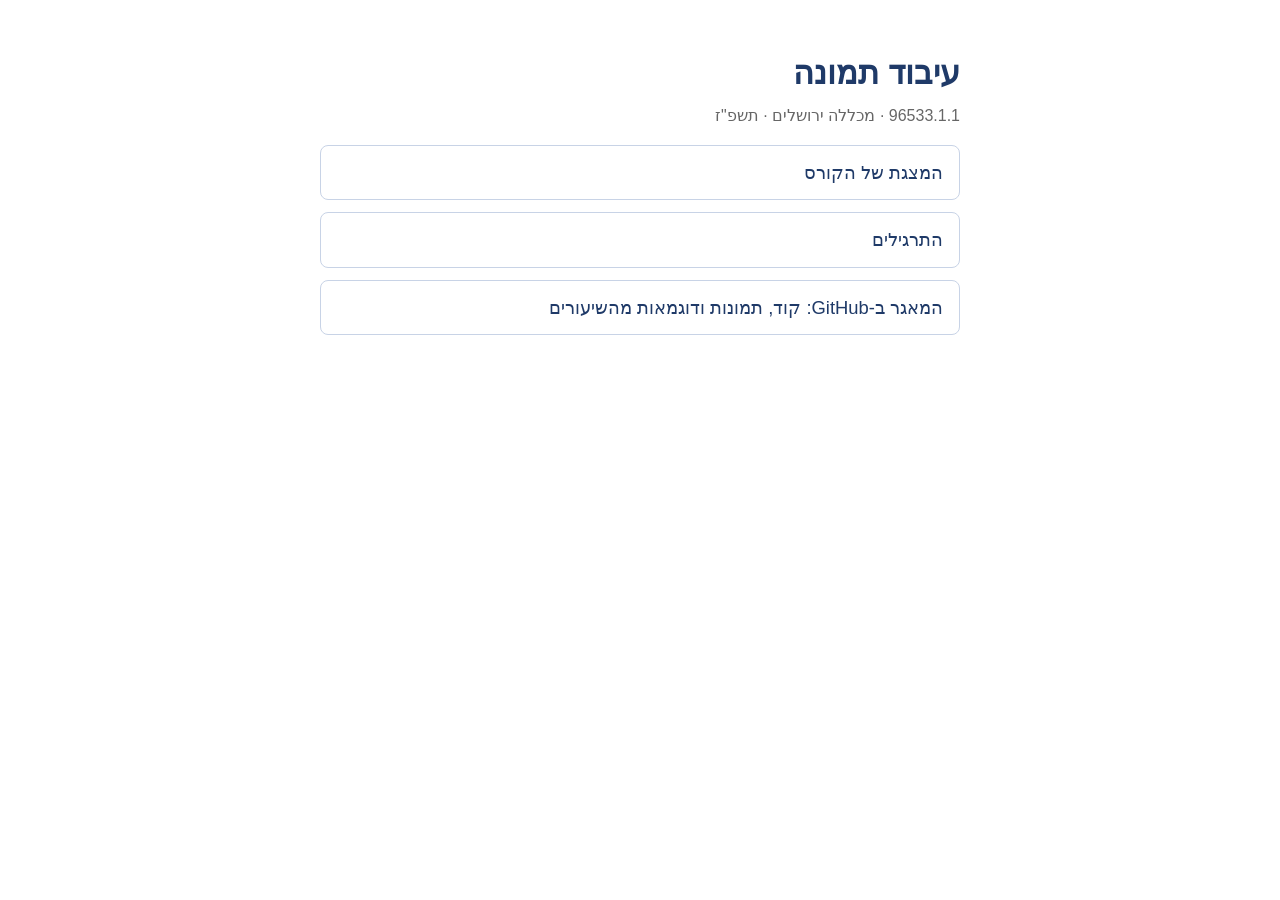
<file: index.html>
<!doctype html>
<html lang="he" dir="rtl">
<head>
<meta charset="utf-8">
<meta name="viewport" content="width=device-width, initial-scale=1">
<title>עיבוד תמונה – 96533.1.1</title>
<style>
  body {
    font-family: "Segoe UI", Arial, sans-serif;
    max-width: 640px;
    margin: 48px auto;
    padding: 0 16px;
    line-height: 1.6;
    color: #222;
    background: #fff;
  }
  h1 { color: #1f3a68; margin-bottom: 4px; }
  .sub { color: #666; margin-top: 0; }
  ul { padding: 0; list-style: none; }
  li { margin: 12px 0; }
  a {
    display: block;
    padding: 12px 16px;
    border: 1px solid #c8d3e6;
    border-radius: 8px;
    color: #1f3a68;
    text-decoration: none;
    font-size: 1.15em;
  }
  a:hover { background: #f0f4fa; }
</style>
</head>
<body>
<h1>עיבוד תמונה</h1>
<p class="sub">96533.1.1 · מכללה ירושלים · תשפ"ז</p>
<ul>
  <li><a href="image-processing-slides.html">המצגת של הקורס</a></li>
  <li><a href="exercises.html">התרגילים</a></li>
  <li><a href="https://github.com/NadavAharoni/Image-Processing-5787">המאגר ב-GitHub: קוד, תמונות ודוגמאות מהשיעורים</a></li>
</ul>
</body>
</html>
</file>
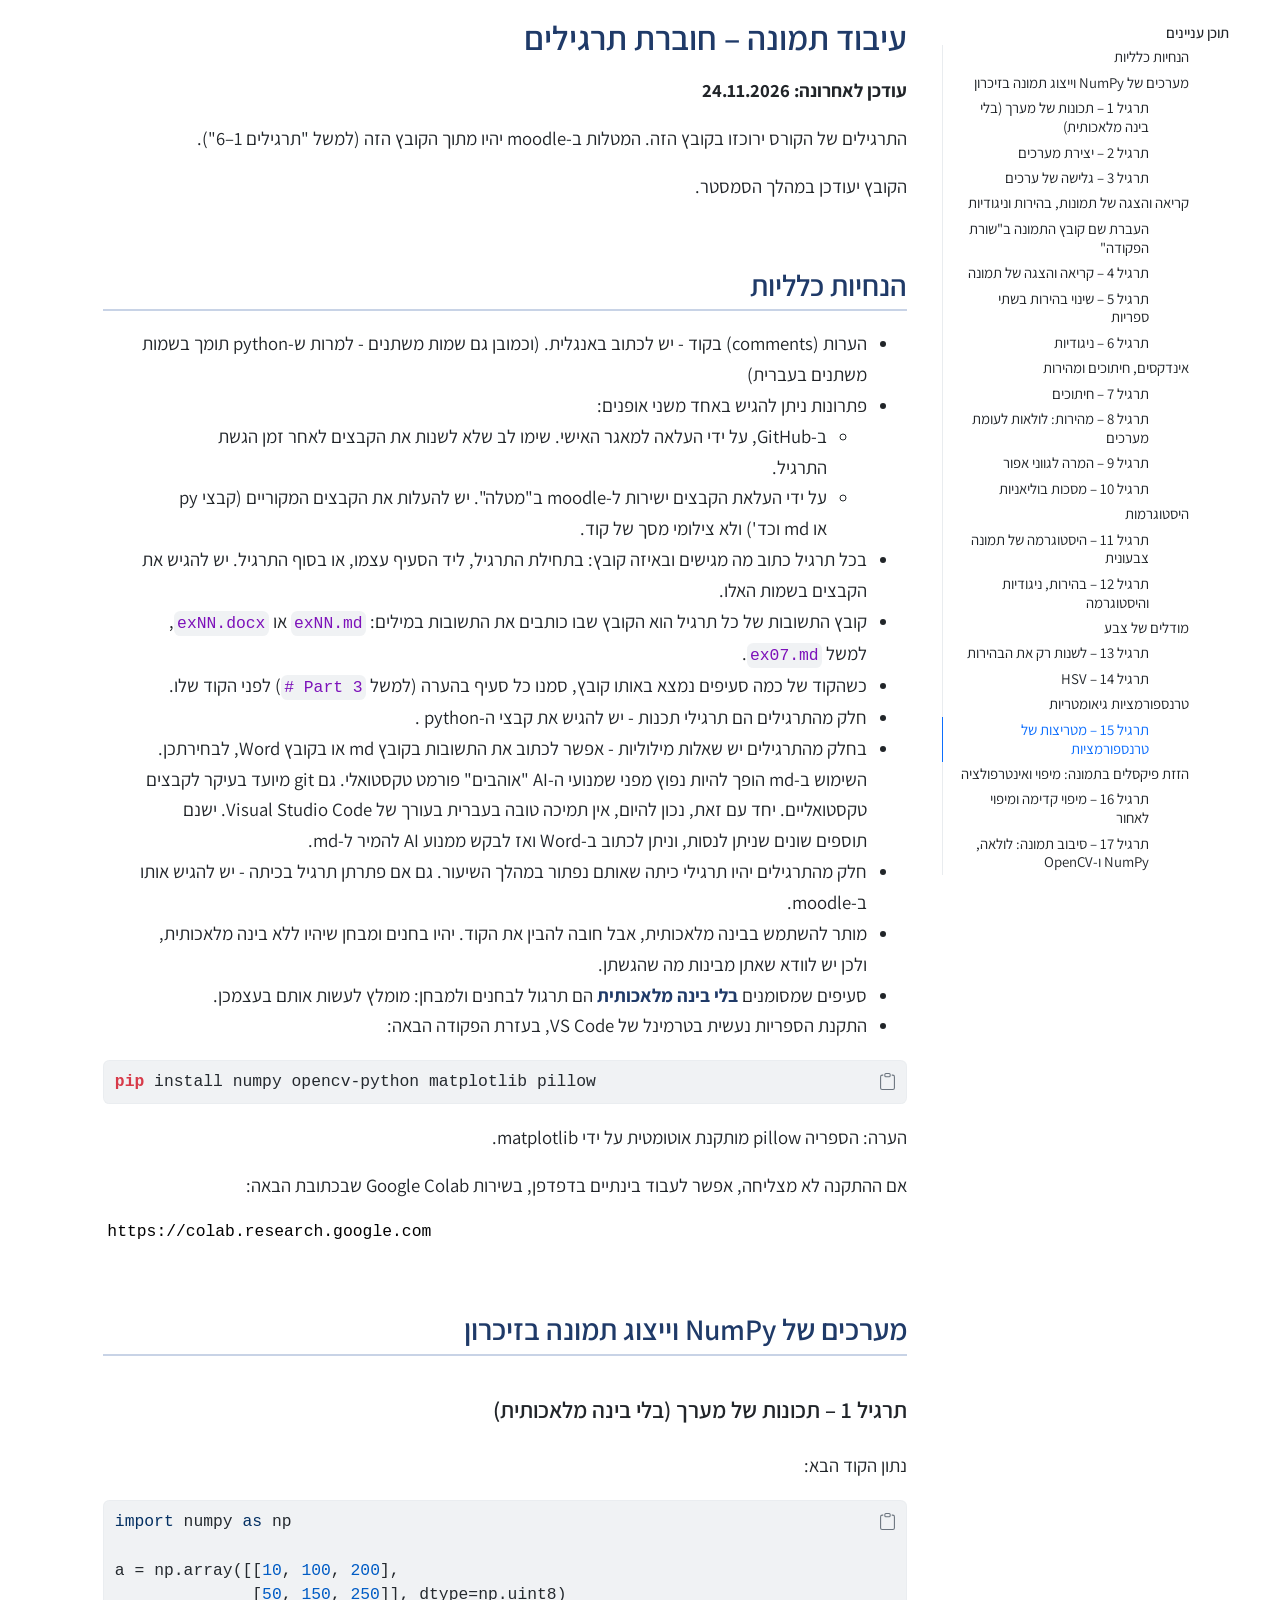
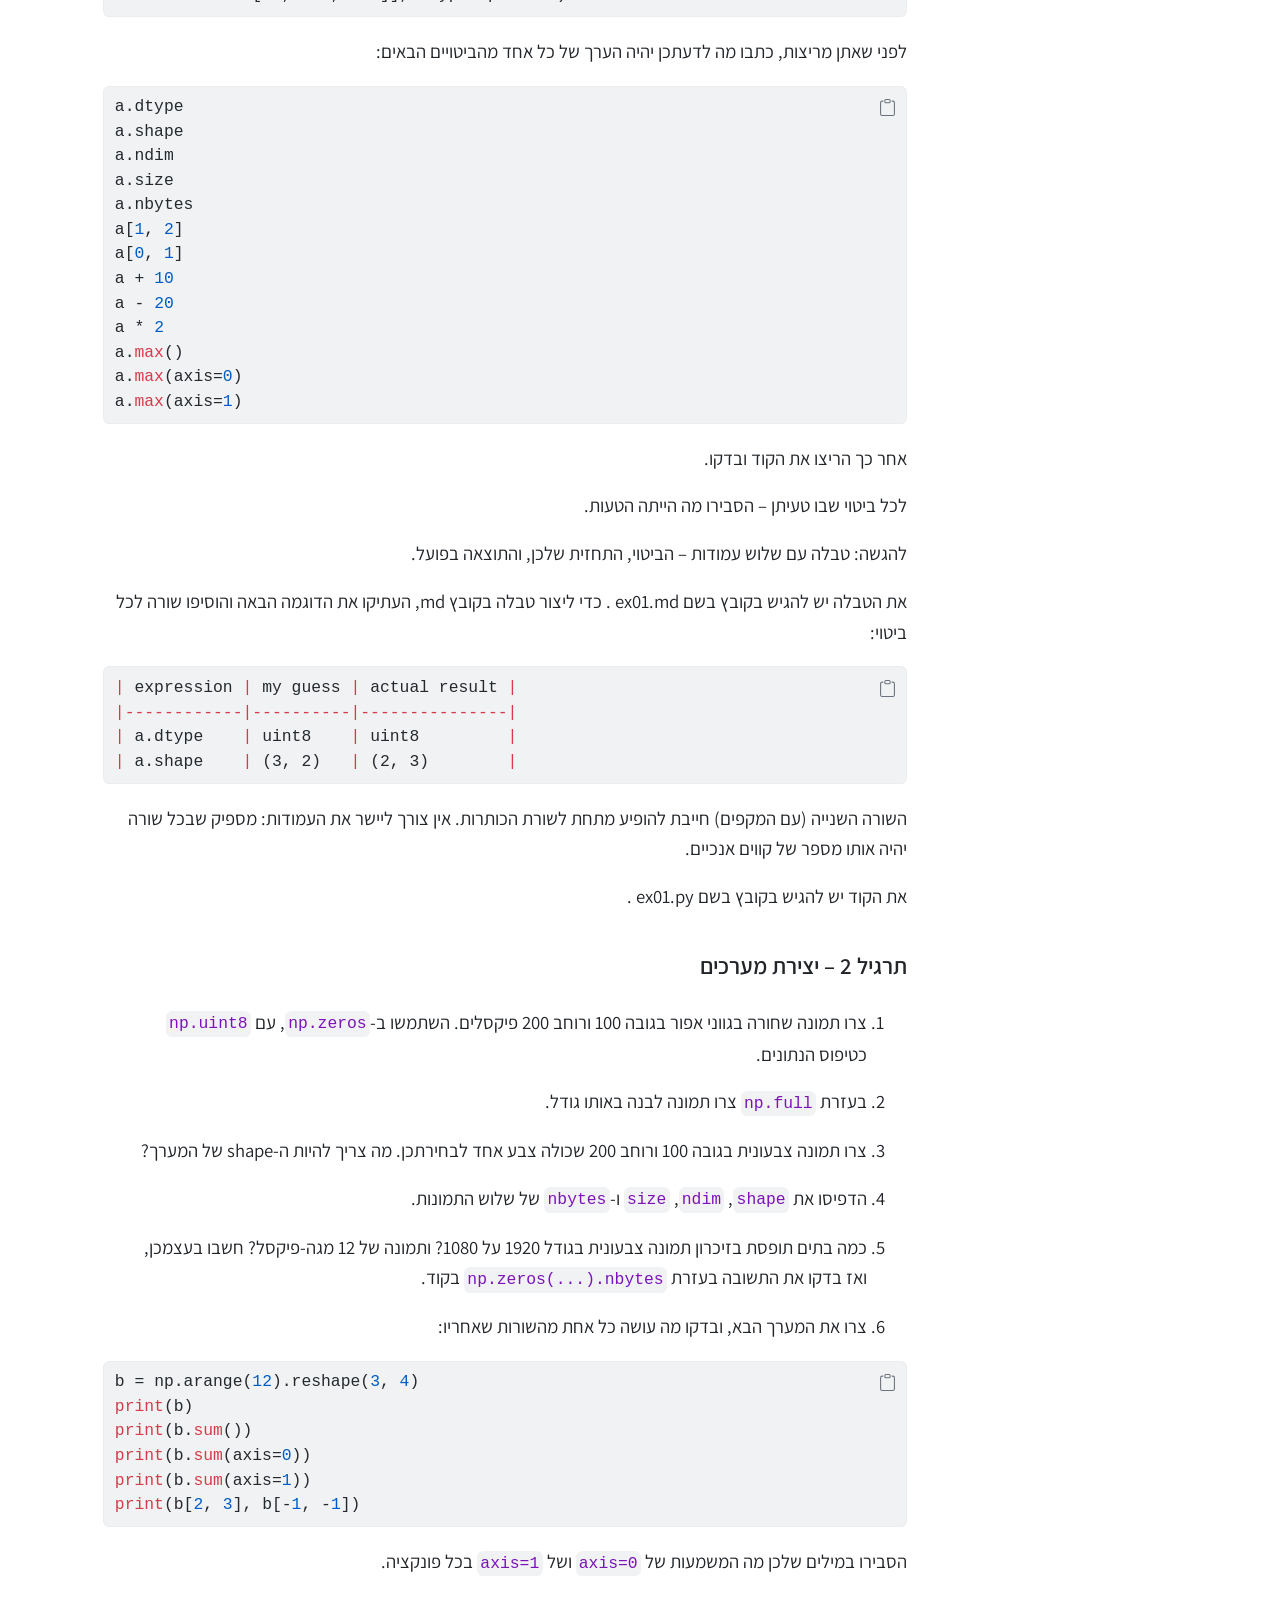
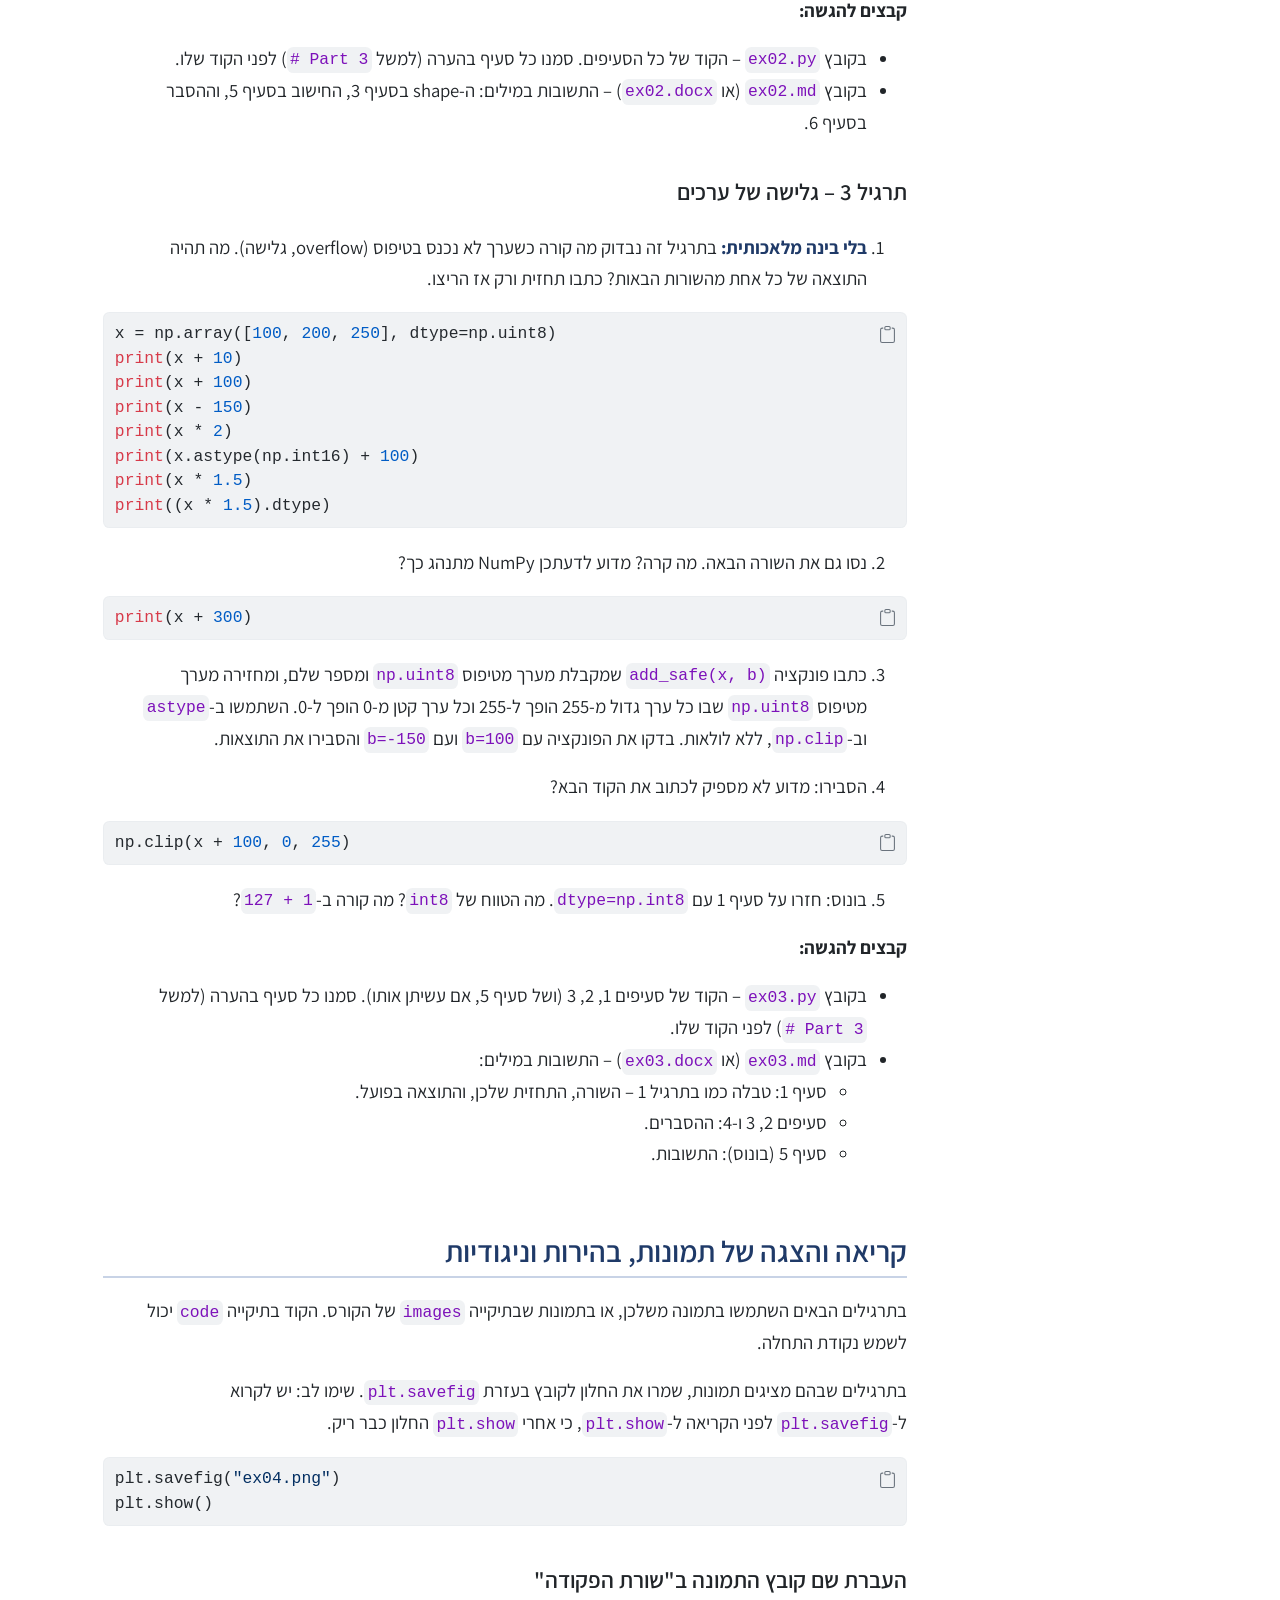
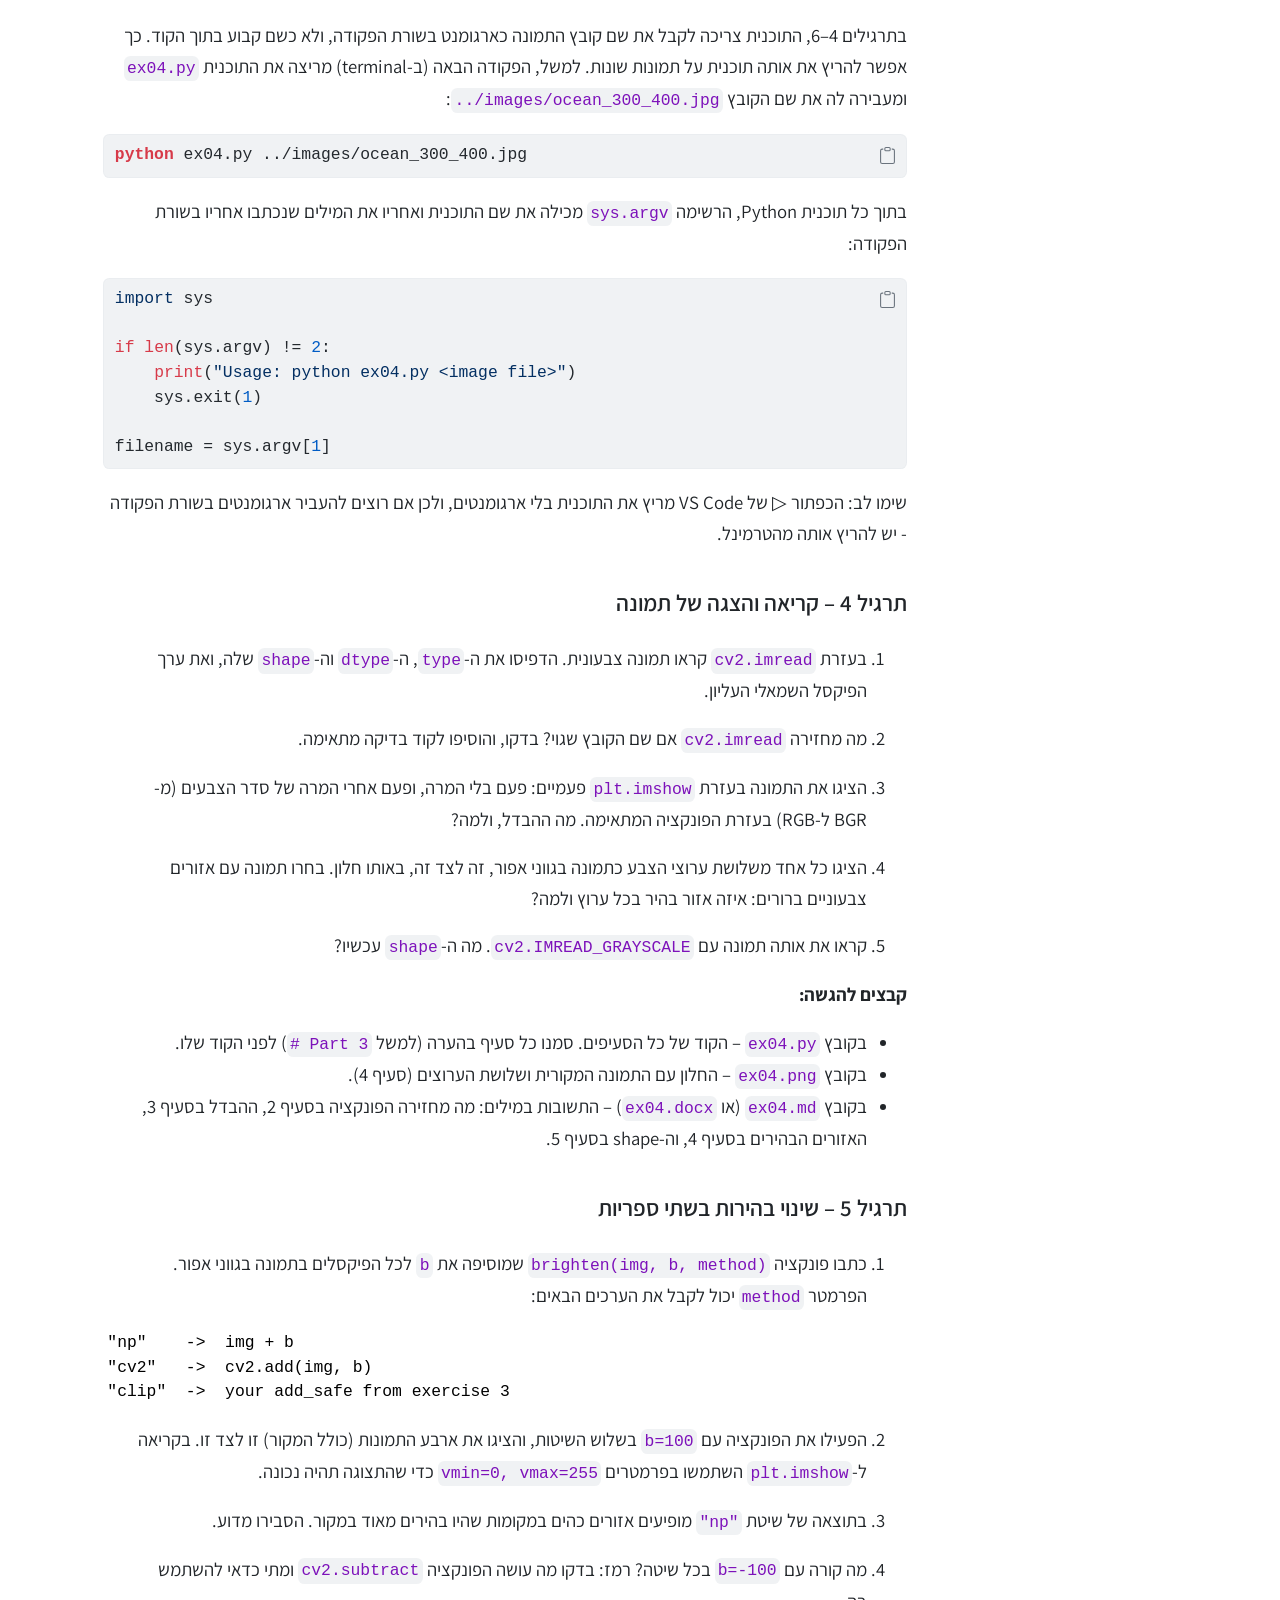
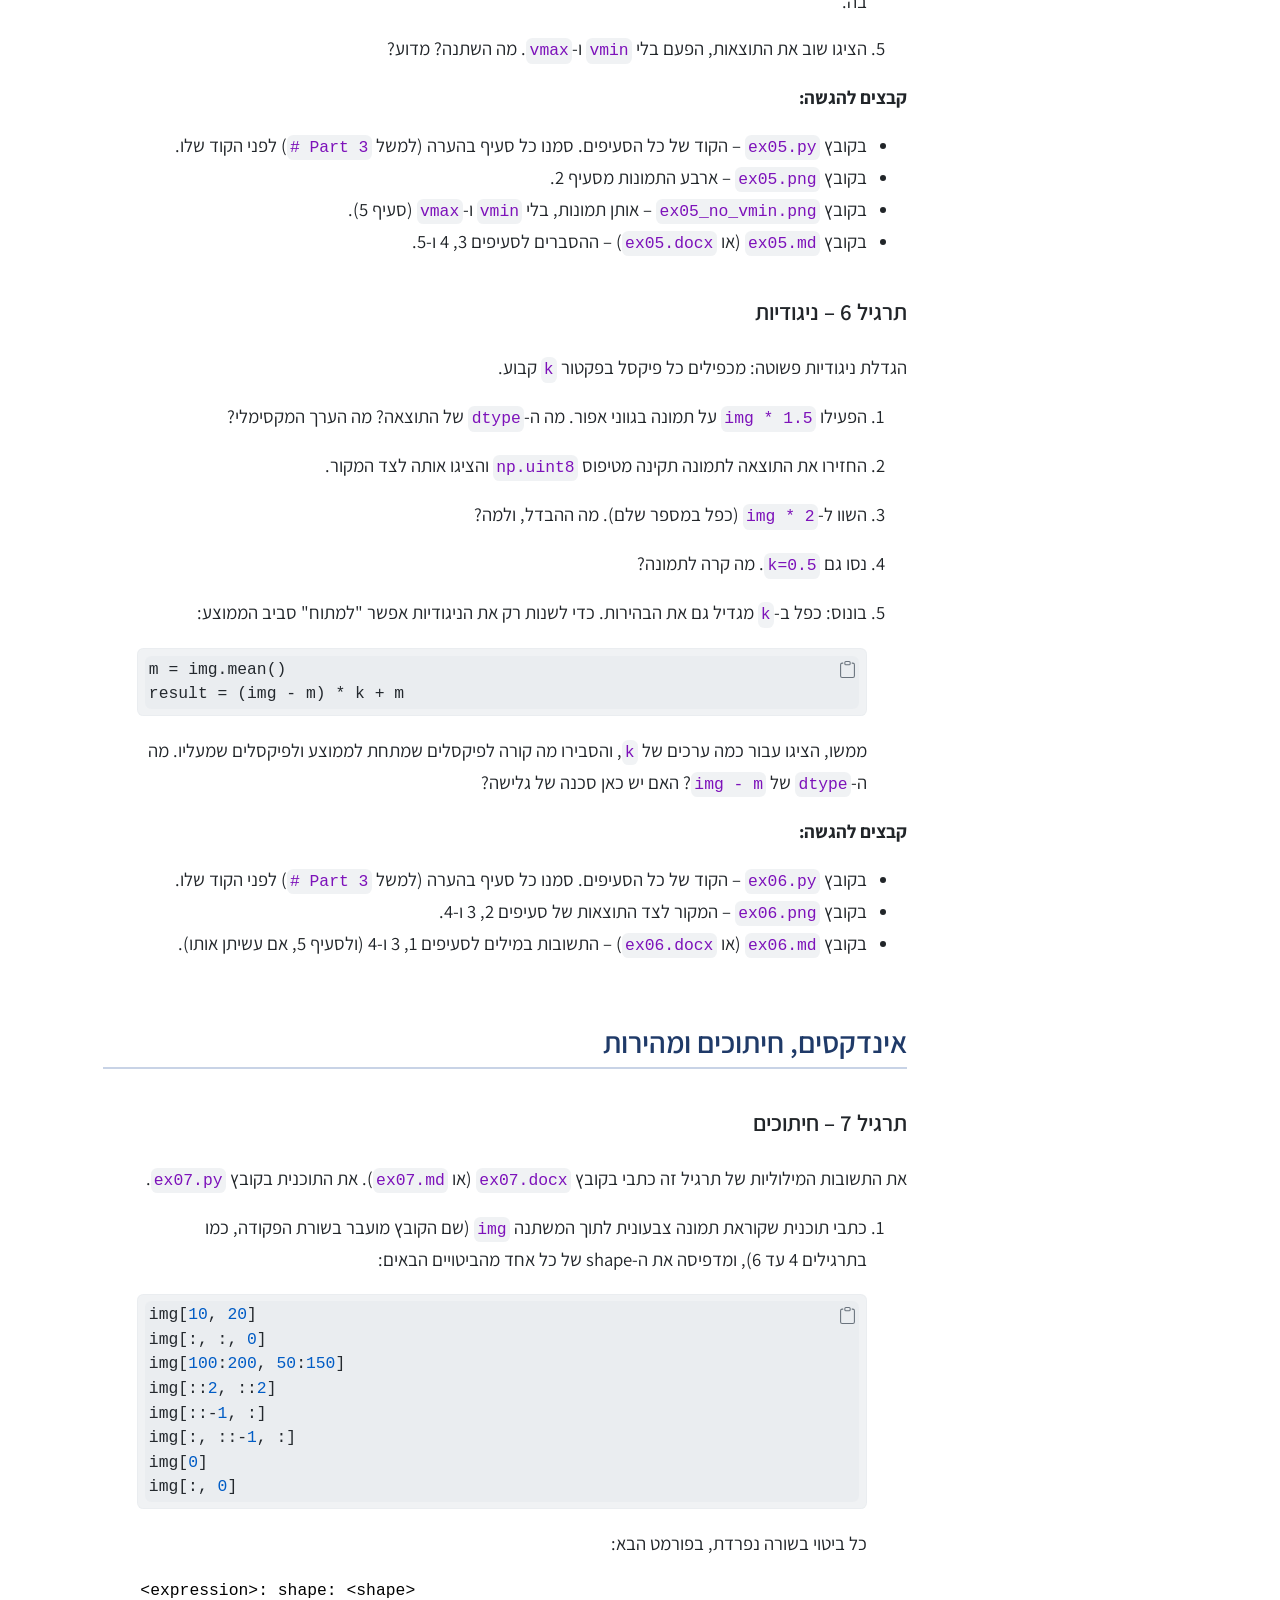
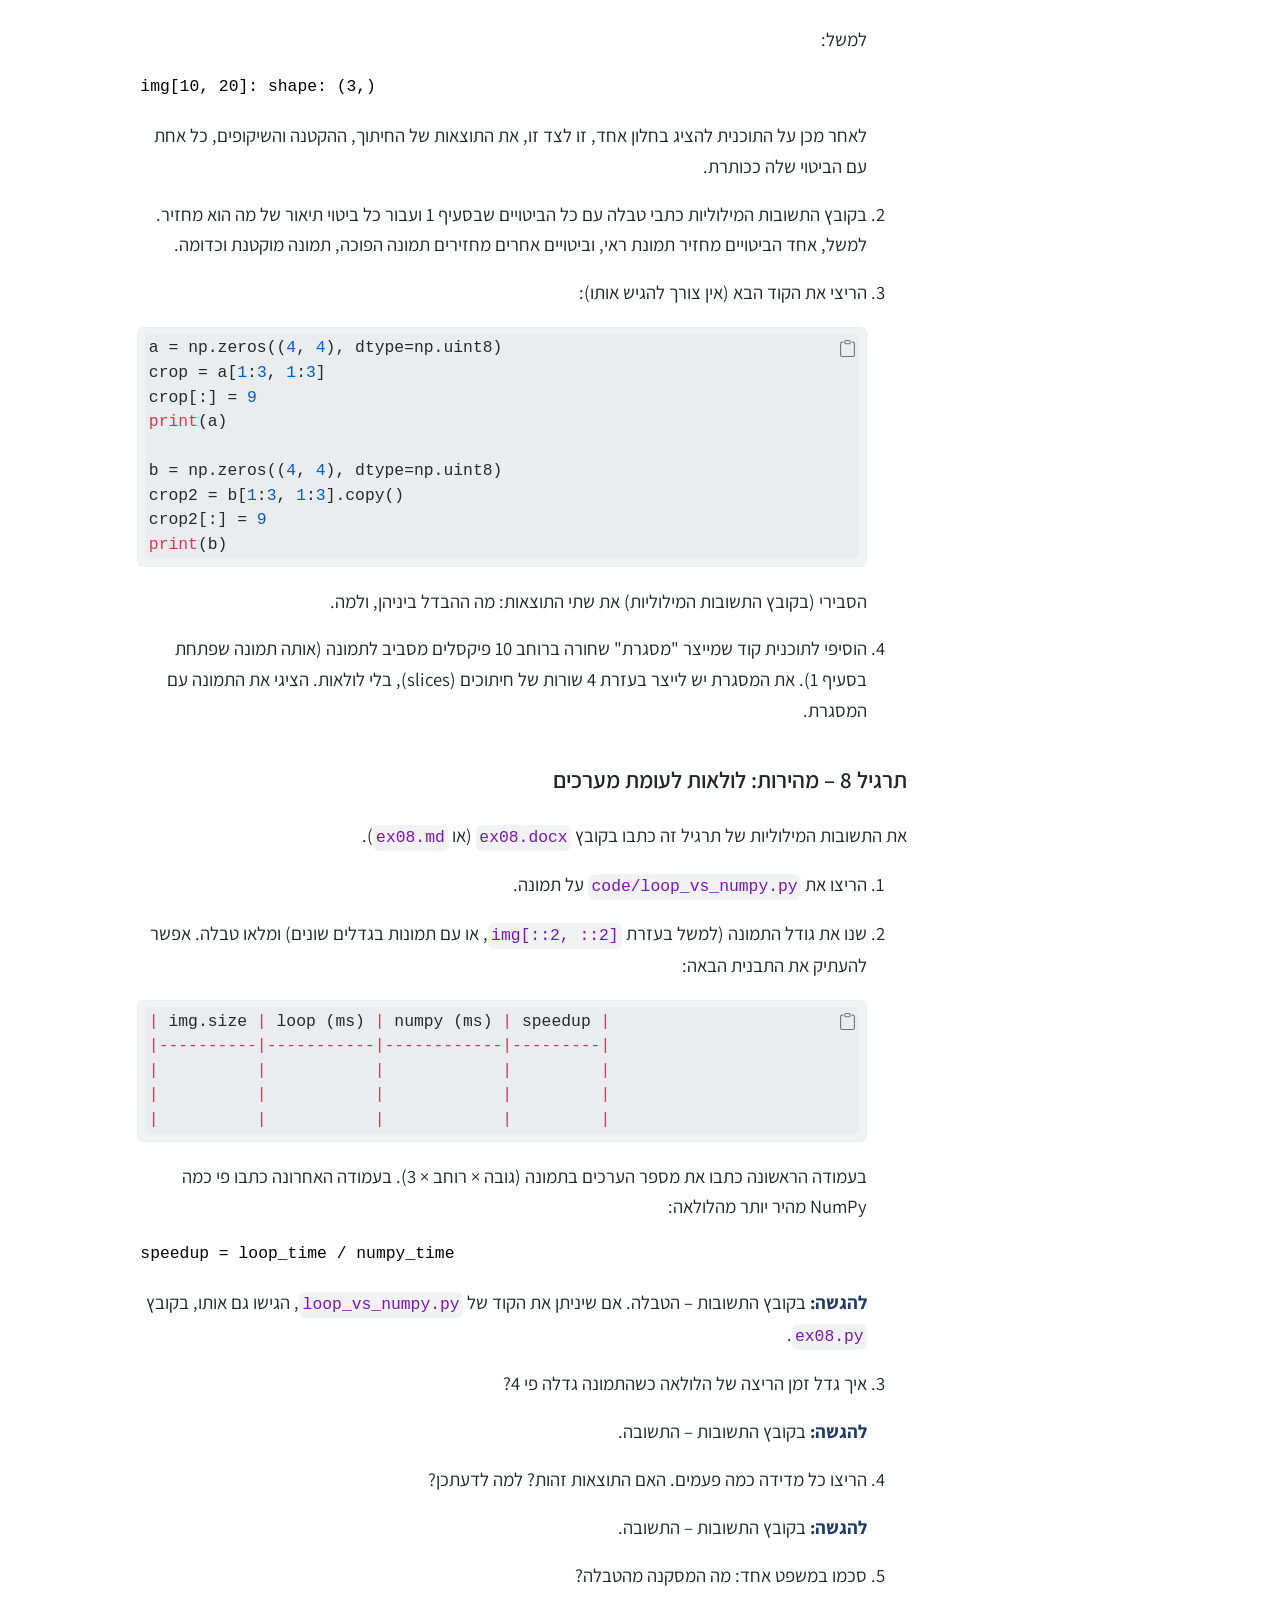
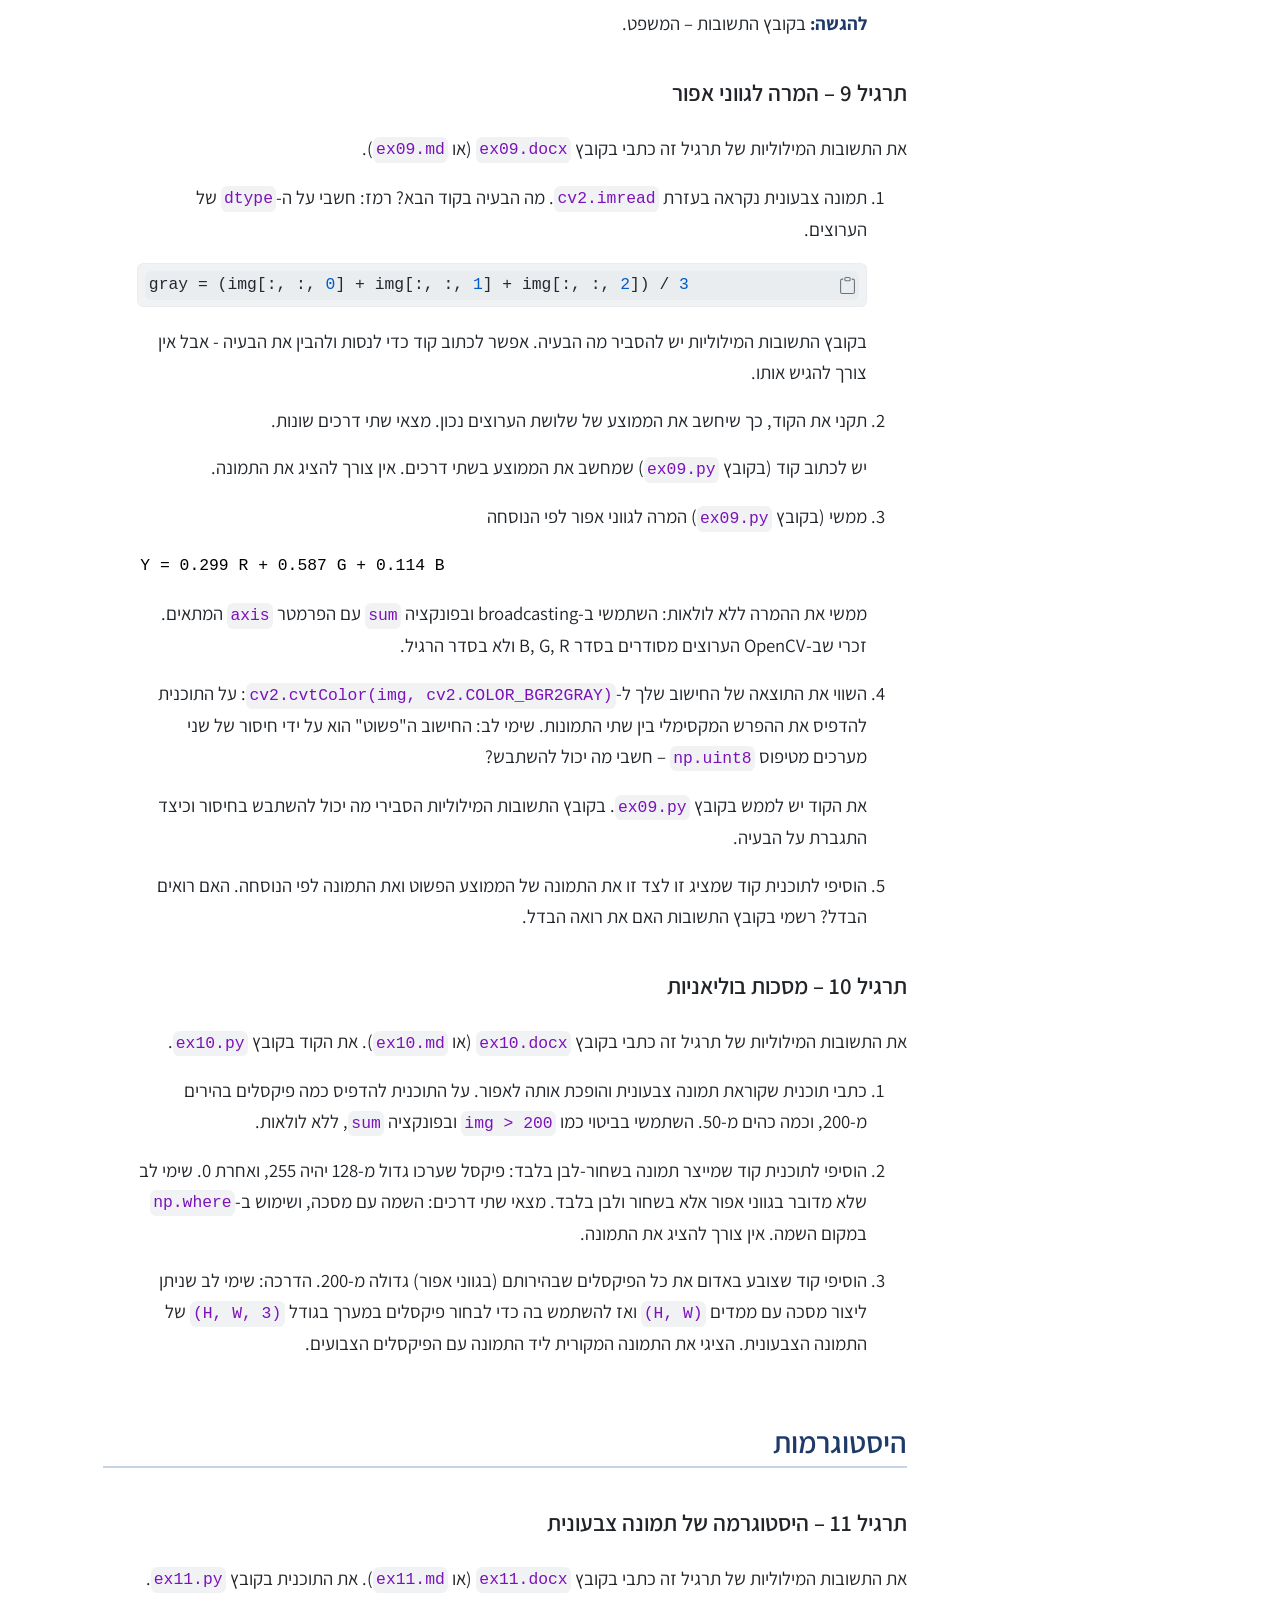
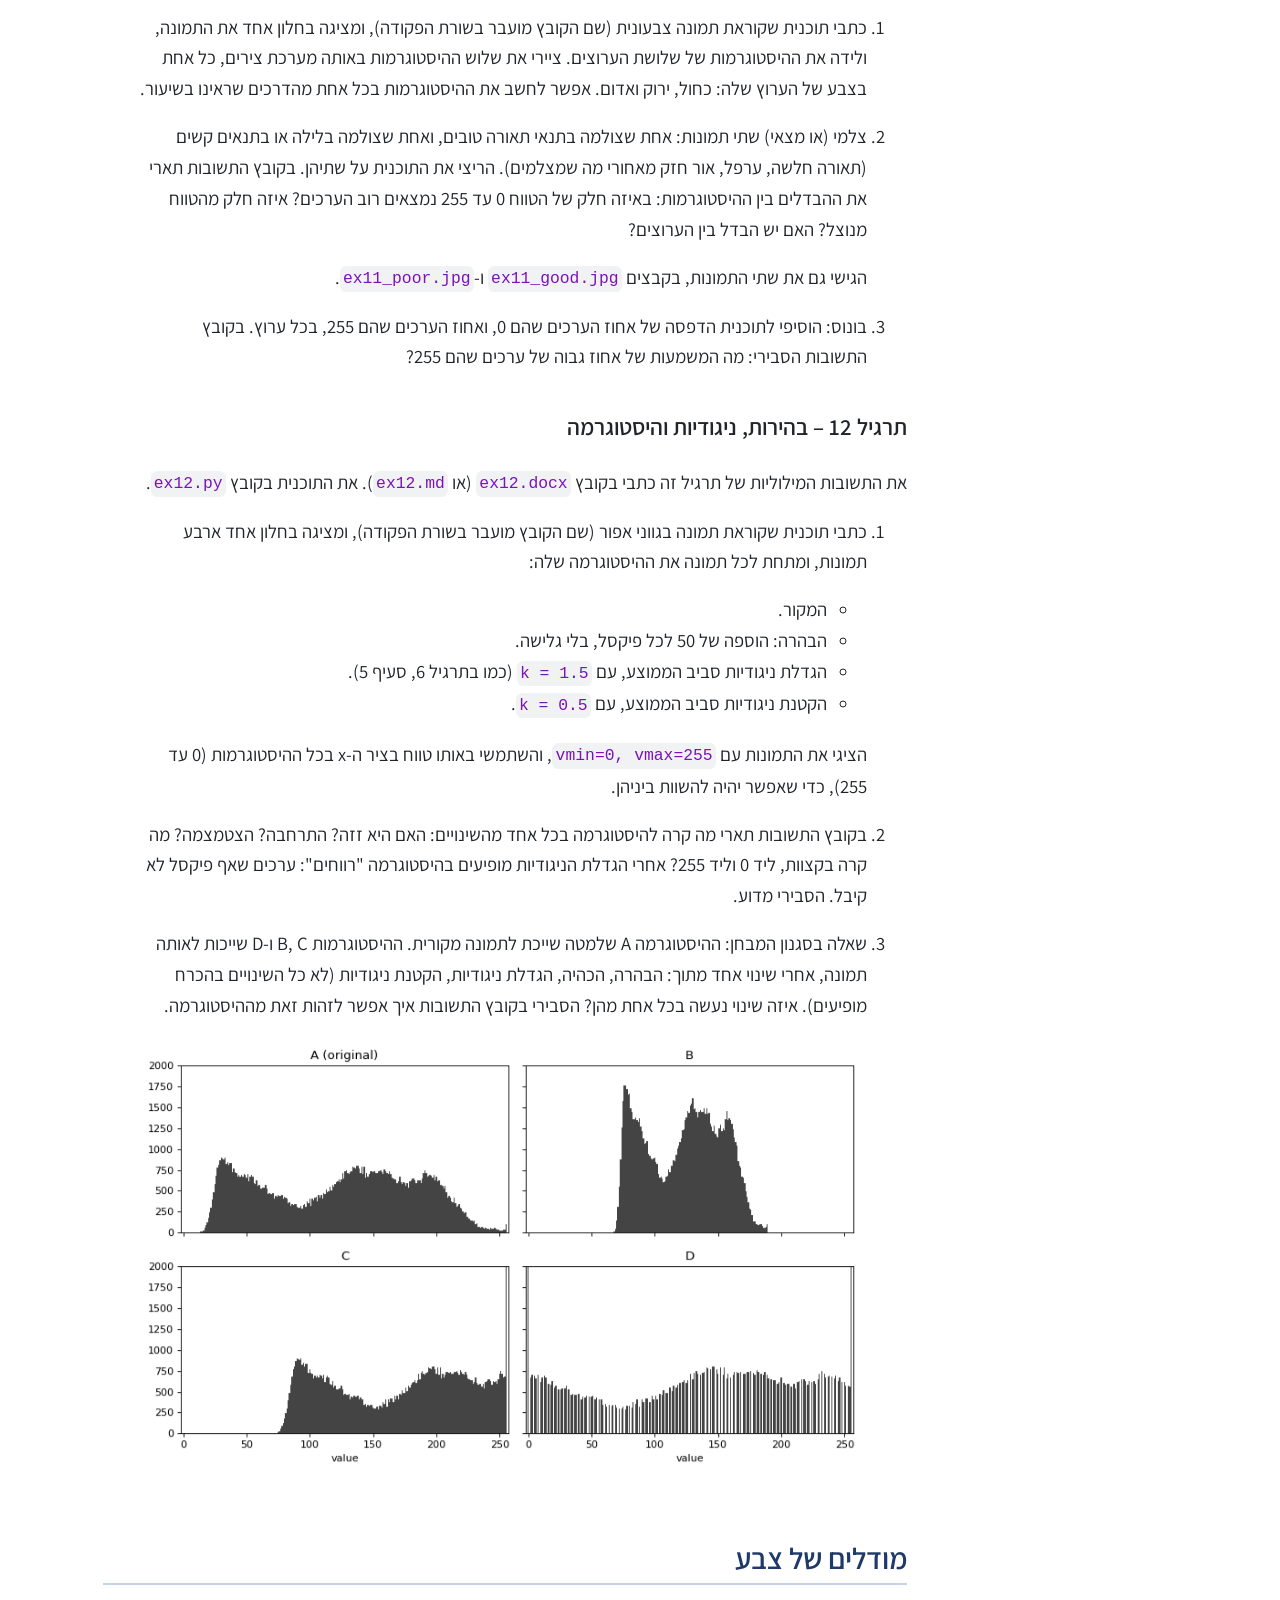
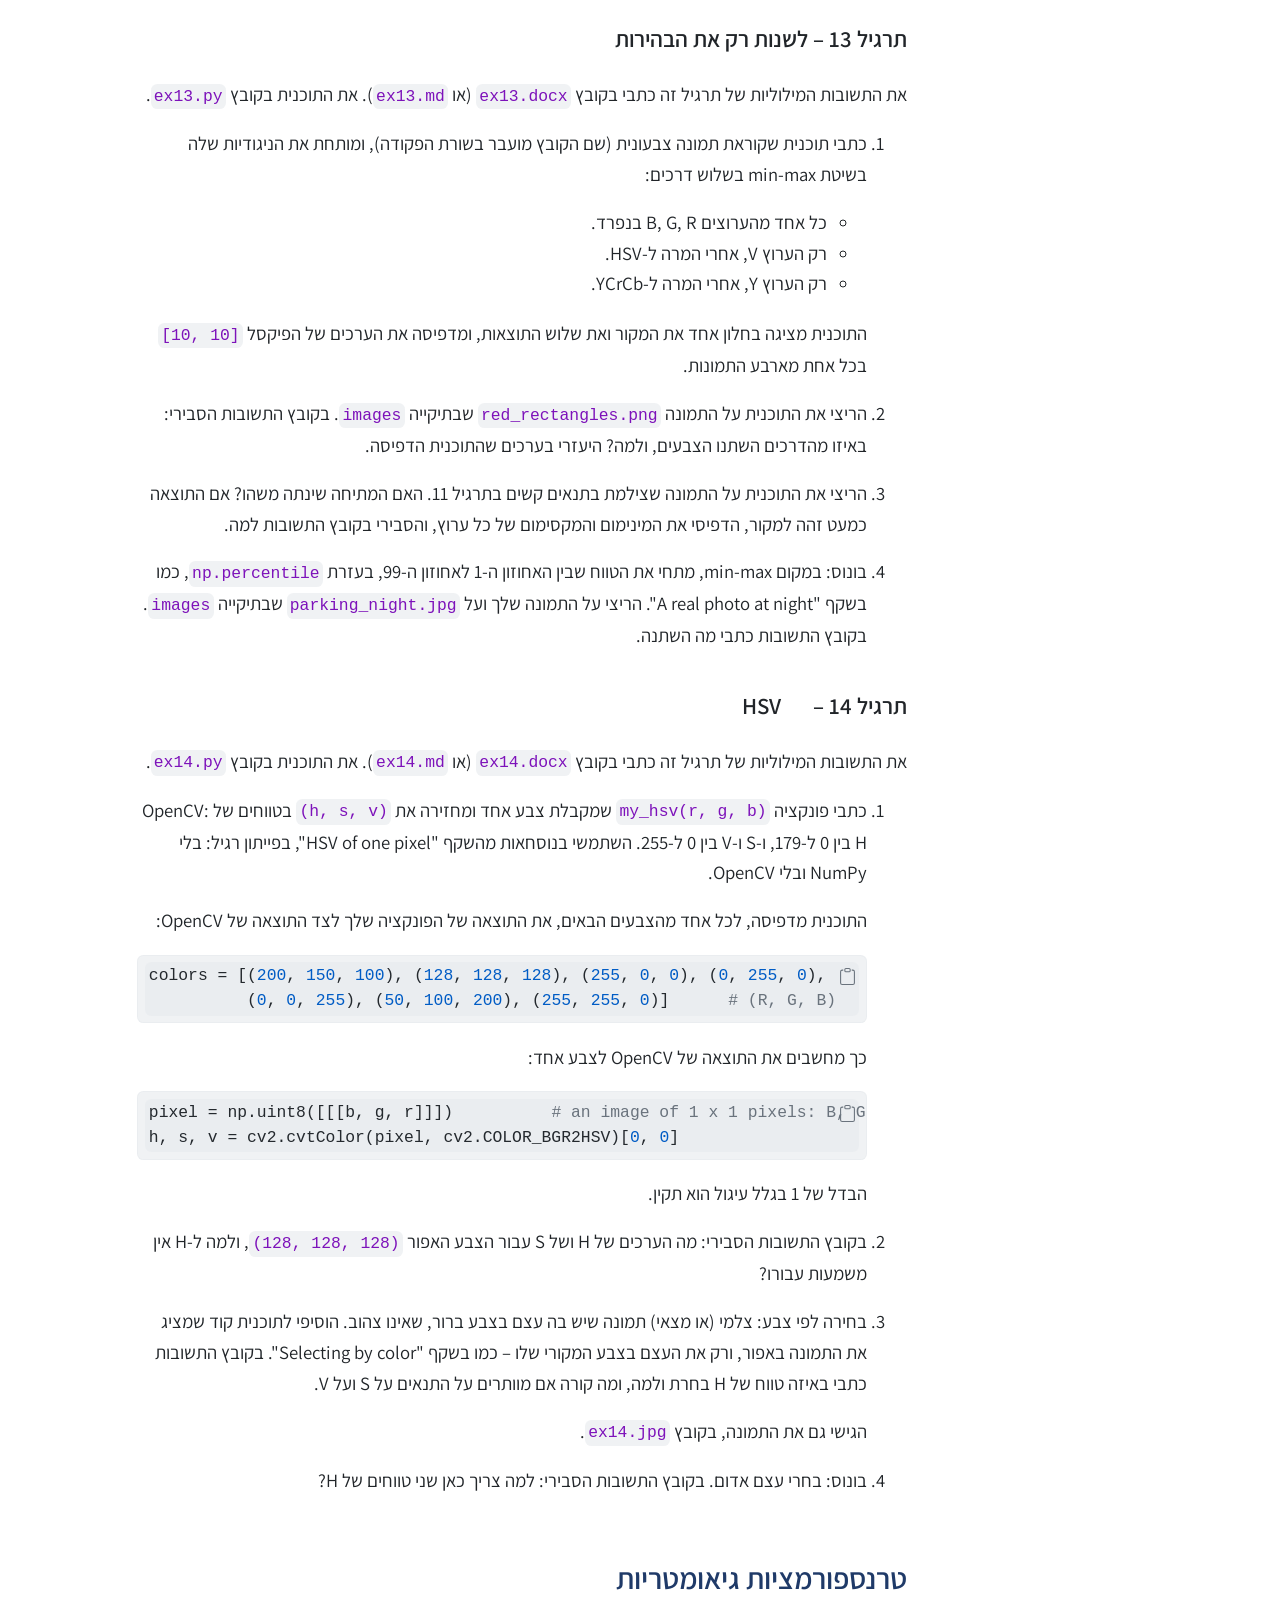
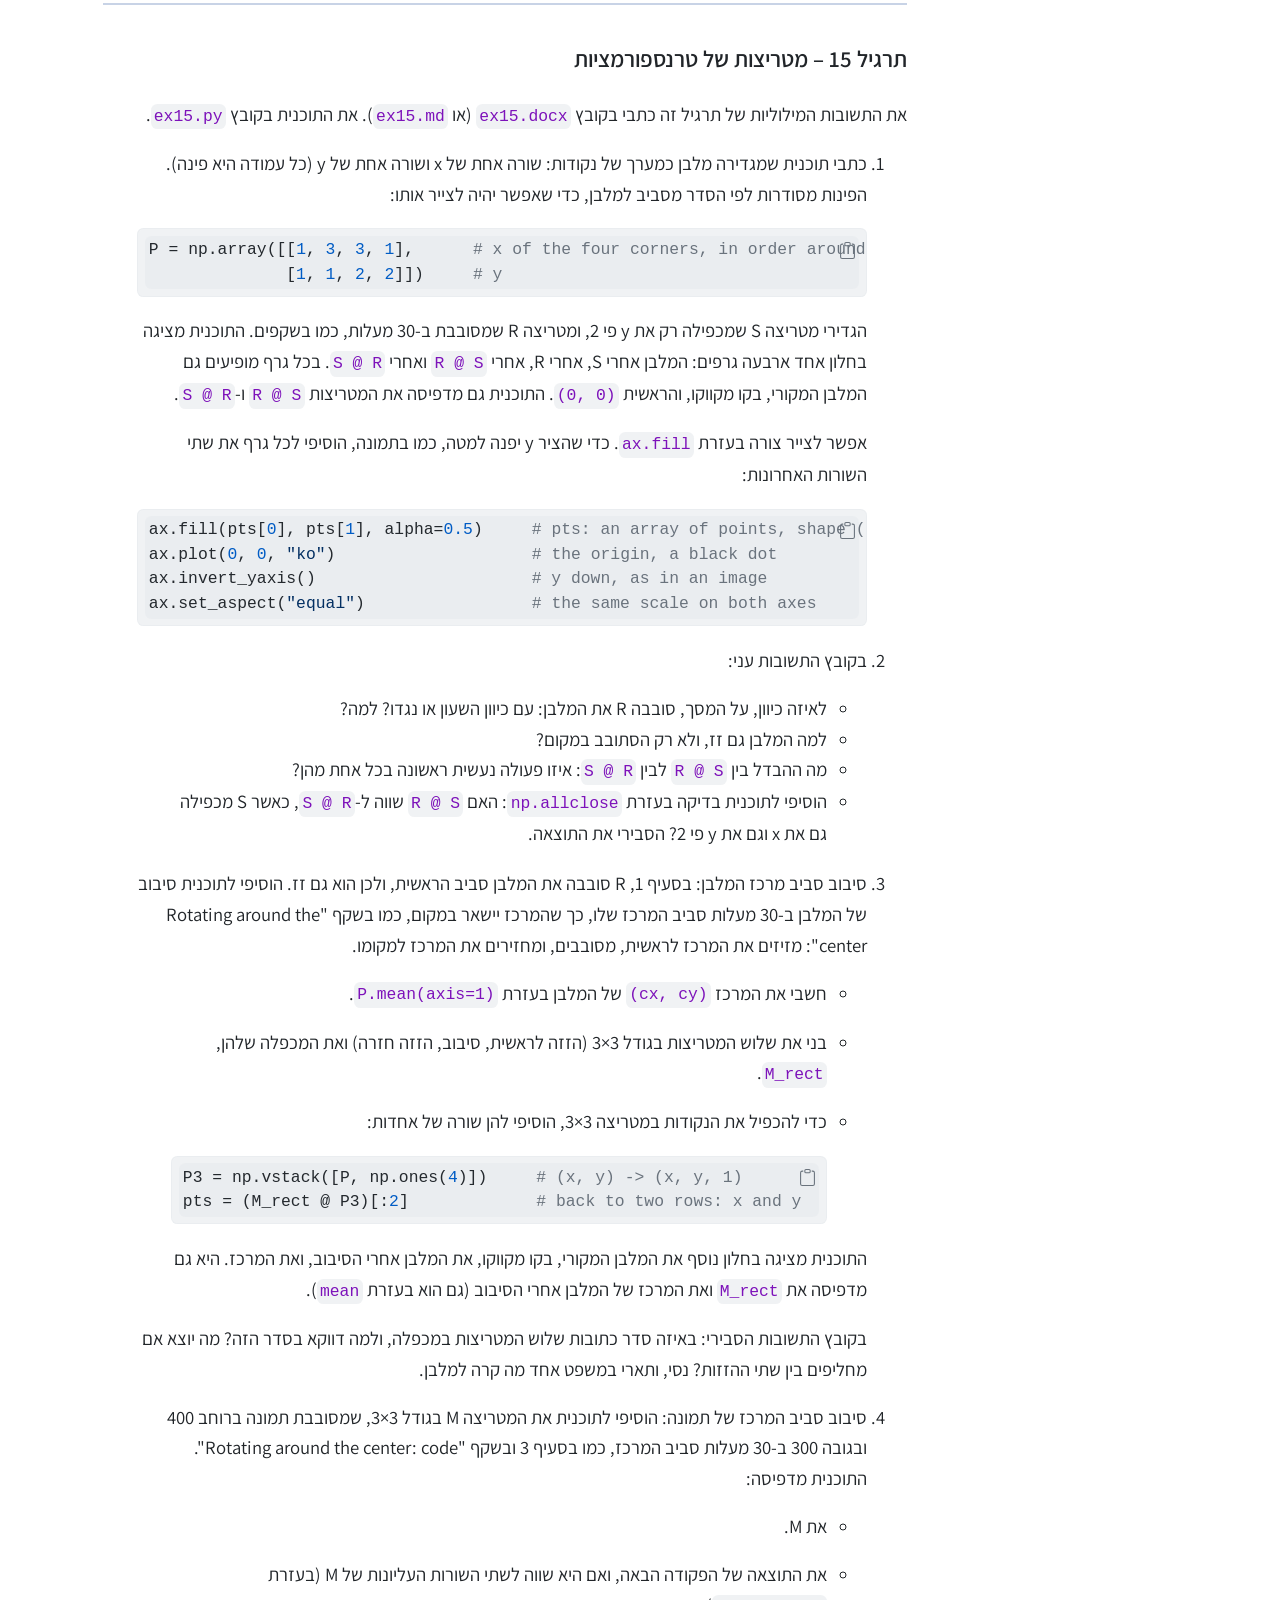
<file: exercises.html>
<!DOCTYPE html>
<html xmlns="http://www.w3.org/1999/xhtml" lang="he-IL" xml:lang="he-IL" dir="rtl"><head>

<meta charset="utf-8">
<meta name="generator" content="quarto-1.10.18">

<meta name="viewport" content="width=device-width, initial-scale=1.0, user-scalable=yes">


<title>עיבוד תמונה – תרגילים</title>
<style>
/* Default styles provided by pandoc.
** See https://pandoc.org/MANUAL.html#variables-for-html for config info.
*/
span.smallcaps{font-variant: small-caps;}
div.columns{display: flex; gap: 1.5em;}
div.column{flex: auto;}
@media screen {
div.columns{gap: min(4vw, 1.5em);}
div.column{overflow-x: auto;}
}
div.hanging-indent{margin-left: 1.5em; text-indent: -1.5em;}
ul.task-list{list-style: none;}
ul.task-list li input[type="checkbox"] {
  width: 0.8em;
  margin: 0 0.8em 0.2em -1em; /* quarto-specific, see https://github.com/quarto-dev/quarto-cli/issues/4556 */ 
  vertical-align: middle;
}
/* CSS for syntax highlighting */
html { -webkit-text-size-adjust: 100%; }
pre > code.sourceCode { white-space: pre; position: relative; }
pre > code.sourceCode > span { display: inline-block; line-height: 1.25; }
pre > code.sourceCode > span:empty { height: 1.2em; }
.sourceCode { overflow: visible; }
code.sourceCode > span { color: inherit; text-decoration: inherit; }
div.sourceCode { margin: 1em 0; }
pre.sourceCode { margin: 0; }
@media screen {
div.sourceCode { overflow: auto; }
}
@media print {
pre > code.sourceCode { white-space: pre-wrap; }
pre > code.sourceCode > span { text-indent: -5em; padding-left: 5em; }
}
pre.numberSource code
  { counter-reset: source-line 0; }
pre.numberSource code > span
  { position: relative; left: -4em; counter-increment: source-line; }
pre.numberSource code > span > a:first-child::before
  { content: counter(source-line);
    position: relative; left: -1em; text-align: right; vertical-align: baseline;
    border: none; display: inline-block;
    -webkit-touch-callout: none; -webkit-user-select: none;
    -khtml-user-select: none; -moz-user-select: none;
    -ms-user-select: none; user-select: none;
    padding: 0 4px; width: 4em;
  }
pre.numberSource { margin-left: 3em;  padding-left: 4px; }
div.sourceCode
  {   }
@media screen {
pre > code.sourceCode > span > a:first-child::before { text-decoration: underline; }
}
</style>


<script src="exercises_files/libs/clipboard/clipboard.min.js"></script>
<script src="exercises_files/libs/quarto-html/quarto.js" type="module"></script>
<script src="exercises_files/libs/quarto-html/tabsets/tabsets.js" type="module"></script>
<script src="exercises_files/libs/quarto-html/popper.min.js"></script>
<script src="exercises_files/libs/quarto-html/tippy.umd.min.js"></script>
<script src="exercises_files/libs/quarto-html/anchor.min.js"></script>
<link href="exercises_files/libs/quarto-html/tippy.css" rel="stylesheet">
<link href="exercises_files/libs/quarto-html/quarto-syntax-highlighting-bb62276ab45c84d9efd712f51ff97b5a.css" rel="stylesheet" id="quarto-text-highlighting-styles">
<script src="exercises_files/libs/bootstrap/bootstrap.min.js"></script>
<link href="exercises_files/libs/bootstrap/bootstrap-icons.css" rel="stylesheet">
<link href="exercises_files/libs/bootstrap/bootstrap-6a69643430251b619cc0525313f3a6e2.min.css" rel="stylesheet" append-hash="true" id="quarto-bootstrap" data-mode="light">


<link rel="stylesheet" href="exercises.css">
</head>

<body class="quarto-light">

<div id="quarto-content" class="page-columns page-rows-contents page-layout-article toc-left">
<div id="quarto-sidebar-toc-left" class="sidebar toc-left">
  <nav id="TOC" role="doc-toc" class="toc-active" data-toc-expanded="99">
    <h2 id="toc-title">תוכן עניינים</h2>
   
  <ul class="collapse">
  <li><a href="#הנחיות-כלליות" id="toc-הנחיות-כלליות" class="nav-link active" data-scroll-target="#הנחיות-כלליות">הנחיות כלליות</a></li>
  <li><a href="#מערכים-של-numpy-וייצוג-תמונה-בזיכרון" id="toc-מערכים-של-numpy-וייצוג-תמונה-בזיכרון" class="nav-link" data-scroll-target="#מערכים-של-numpy-וייצוג-תמונה-בזיכרון">מערכים של NumPy וייצוג תמונה בזיכרון</a>
  <ul class="collapse">
  <li><a href="#תרגיל-1-תכונות-של-מערך-בלי-בינה-מלאכותית" id="toc-תרגיל-1-תכונות-של-מערך-בלי-בינה-מלאכותית" class="nav-link" data-scroll-target="#תרגיל-1-תכונות-של-מערך-בלי-בינה-מלאכותית">תרגיל 1 – תכונות של מערך (בלי בינה מלאכותית)</a></li>
  <li><a href="#תרגיל-2-יצירת-מערכים" id="toc-תרגיל-2-יצירת-מערכים" class="nav-link" data-scroll-target="#תרגיל-2-יצירת-מערכים">תרגיל 2 – יצירת מערכים</a></li>
  <li><a href="#תרגיל-3-גלישה-של-ערכים" id="toc-תרגיל-3-גלישה-של-ערכים" class="nav-link" data-scroll-target="#תרגיל-3-גלישה-של-ערכים">תרגיל 3 – גלישה של ערכים</a></li>
  </ul></li>
  <li><a href="#קריאה-והצגה-של-תמונות-בהירות-וניגודיות" id="toc-קריאה-והצגה-של-תמונות-בהירות-וניגודיות" class="nav-link" data-scroll-target="#קריאה-והצגה-של-תמונות-בהירות-וניגודיות">קריאה והצגה של תמונות, בהירות וניגודיות</a>
  <ul class="collapse">
  <li><a href="#העברת-שם-קובץ-התמונה-בשורת-הפקודה" id="toc-העברת-שם-קובץ-התמונה-בשורת-הפקודה" class="nav-link" data-scroll-target="#העברת-שם-קובץ-התמונה-בשורת-הפקודה">העברת שם קובץ התמונה ב"שורת הפקודה"</a></li>
  <li><a href="#תרגיל-4-קריאה-והצגה-של-תמונה" id="toc-תרגיל-4-קריאה-והצגה-של-תמונה" class="nav-link" data-scroll-target="#תרגיל-4-קריאה-והצגה-של-תמונה">תרגיל 4 – קריאה והצגה של תמונה</a></li>
  <li><a href="#תרגיל-5-שינוי-בהירות-בשתי-ספריות" id="toc-תרגיל-5-שינוי-בהירות-בשתי-ספריות" class="nav-link" data-scroll-target="#תרגיל-5-שינוי-בהירות-בשתי-ספריות">תרגיל 5 – שינוי בהירות בשתי ספריות</a></li>
  <li><a href="#תרגיל-6-ניגודיות" id="toc-תרגיל-6-ניגודיות" class="nav-link" data-scroll-target="#תרגיל-6-ניגודיות">תרגיל 6 – ניגודיות</a></li>
  </ul></li>
  <li><a href="#אינדקסים-חיתוכים-ומהירות" id="toc-אינדקסים-חיתוכים-ומהירות" class="nav-link" data-scroll-target="#אינדקסים-חיתוכים-ומהירות">אינדקסים, חיתוכים ומהירות</a>
  <ul class="collapse">
  <li><a href="#תרגיל-7-חיתוכים" id="toc-תרגיל-7-חיתוכים" class="nav-link" data-scroll-target="#תרגיל-7-חיתוכים">תרגיל 7 – חיתוכים</a></li>
  <li><a href="#תרגיל-8-מהירות-לולאות-לעומת-מערכים" id="toc-תרגיל-8-מהירות-לולאות-לעומת-מערכים" class="nav-link" data-scroll-target="#תרגיל-8-מהירות-לולאות-לעומת-מערכים">תרגיל 8 – מהירות: לולאות לעומת מערכים</a></li>
  <li><a href="#תרגיל-9-המרה-לגווני-אפור" id="toc-תרגיל-9-המרה-לגווני-אפור" class="nav-link" data-scroll-target="#תרגיל-9-המרה-לגווני-אפור">תרגיל 9 – המרה לגווני אפור</a></li>
  <li><a href="#תרגיל-10-מסכות-בוליאניות" id="toc-תרגיל-10-מסכות-בוליאניות" class="nav-link" data-scroll-target="#תרגיל-10-מסכות-בוליאניות">תרגיל 10 – מסכות בוליאניות</a></li>
  </ul></li>
  <li><a href="#היסטוגרמות" id="toc-היסטוגרמות" class="nav-link" data-scroll-target="#היסטוגרמות">היסטוגרמות</a>
  <ul class="collapse">
  <li><a href="#תרגיל-11-היסטוגרמה-של-תמונה-צבעונית" id="toc-תרגיל-11-היסטוגרמה-של-תמונה-צבעונית" class="nav-link" data-scroll-target="#תרגיל-11-היסטוגרמה-של-תמונה-צבעונית">תרגיל 11 – היסטוגרמה של תמונה צבעונית</a></li>
  <li><a href="#תרגיל-12-בהירות-ניגודיות-והיסטוגרמה" id="toc-תרגיל-12-בהירות-ניגודיות-והיסטוגרמה" class="nav-link" data-scroll-target="#תרגיל-12-בהירות-ניגודיות-והיסטוגרמה">תרגיל 12 – בהירות, ניגודיות והיסטוגרמה</a></li>
  </ul></li>
  <li><a href="#מודלים-של-צבע" id="toc-מודלים-של-צבע" class="nav-link" data-scroll-target="#מודלים-של-צבע">מודלים של צבע</a>
  <ul class="collapse">
  <li><a href="#תרגיל-13-לשנות-רק-את-הבהירות" id="toc-תרגיל-13-לשנות-רק-את-הבהירות" class="nav-link" data-scroll-target="#תרגיל-13-לשנות-רק-את-הבהירות">תרגיל 13 – לשנות רק את הבהירות</a></li>
  <li><a href="#תרגיל-14-hsv" id="toc-תרגיל-14-hsv" class="nav-link" data-scroll-target="#תרגיל-14-hsv">תרגיל 14 – HSV</a></li>
  </ul></li>
  <li><a href="#טרנספורמציות-גיאומטריות" id="toc-טרנספורמציות-גיאומטריות" class="nav-link" data-scroll-target="#טרנספורמציות-גיאומטריות">טרנספורמציות גיאומטריות</a>
  <ul class="collapse">
  <li><a href="#תרגיל-15-מטריצות-של-טרנספורמציות" id="toc-תרגיל-15-מטריצות-של-טרנספורמציות" class="nav-link" data-scroll-target="#תרגיל-15-מטריצות-של-טרנספורמציות">תרגיל 15 – מטריצות של טרנספורמציות</a></li>
  </ul></li>
  <li><a href="#הזזת-פיקסלים-בתמונה-מיפוי-ואינטרפולציה" id="toc-הזזת-פיקסלים-בתמונה-מיפוי-ואינטרפולציה" class="nav-link" data-scroll-target="#הזזת-פיקסלים-בתמונה-מיפוי-ואינטרפולציה">הזזת פיקסלים בתמונה: מיפוי ואינטרפולציה</a>
  <ul class="collapse">
  <li><a href="#תרגיל-16-מיפוי-קדימה-ומיפוי-לאחור" id="toc-תרגיל-16-מיפוי-קדימה-ומיפוי-לאחור" class="nav-link" data-scroll-target="#תרגיל-16-מיפוי-קדימה-ומיפוי-לאחור">תרגיל 16 – מיפוי קדימה ומיפוי לאחור</a></li>
  <li><a href="#תרגיל-17-סיבוב-תמונה-לולאה-numpy-ו-opencv" id="toc-תרגיל-17-סיבוב-תמונה-לולאה-numpy-ו-opencv" class="nav-link" data-scroll-target="#תרגיל-17-סיבוב-תמונה-לולאה-numpy-ו-opencv">תרגיל 17 – סיבוב תמונה: לולאה, NumPy ו-OpenCV</a></li>
  </ul></li>
  </ul>
</nav>
</div>
<div id="quarto-margin-sidebar" class="sidebar margin-sidebar zindex-bottom">
</div>
<main class="content" id="quarto-document-content">

<header id="title-block-header" class="quarto-title-block default">
<div class="quarto-title">
<h1 class="title">עיבוד תמונה – חוברת תרגילים</h1>
</div>



<div class="quarto-title-meta">

    
  
    
  </div>
  


</header>


<p><strong>עודכן לאחרונה: 24.11.2026</strong></p>
<p>התרגילים של הקורס ירוכזו בקובץ הזה. המטלות ב-moodle יהיו מתוך הקובץ הזה (למשל "תרגילים 1–6").</p>
<p>הקובץ יעודכן במהלך הסמסטר.</p>
<section id="הנחיות-כלליות" class="level1">
<h1>הנחיות כלליות</h1>
<ul>
<li>הערות (comments) בקוד - יש לכתוב באנגלית. (וכמובן גם שמות משתנים - למרות ש-python תומך בשמות משתנים בעברית)</li>
<li>פתרונות ניתן להגיש באחד משני אופנים:
<ul>
<li>ב-GitHub, על ידי העלאה למאגר האישי. שימו לב שלא לשנות את הקבצים לאחר זמן הגשת התרגיל.</li>
<li>על ידי העלאת הקבצים ישירות ל-moodle ב"מטלה". יש להעלות את הקבצים המקוריים (קבצי py או md וכד') ולא צילומי מסך של קוד.</li>
</ul></li>
<li>בכל תרגיל כתוב מה מגישים ובאיזה קובץ: בתחילת התרגיל, ליד הסעיף עצמו, או בסוף התרגיל. יש להגיש את הקבצים בשמות האלו.</li>
<li>קובץ התשובות של כל תרגיל הוא הקובץ שבו כותבים את התשובות במילים: <code>exNN.md</code> או <code>exNN.docx</code>, למשל <code>ex07.md</code>.</li>
<li>כשהקוד של כמה סעיפים נמצא באותו קובץ, סמנו כל סעיף בהערה (למשל <code dir="ltr"># Part 3</code>) לפני הקוד שלו.</li>
<li>חלק מהתרגילים הם תרגילי תכנות - יש להגיש את קבצי ה-python .</li>
<li>בחלק מהתרגילים יש שאלות מילוליות - אפשר לכתוב את התשובות בקובץ md או בקובץ Word, לבחירתכן. השימוש ב-md הופך להיות נפוץ מפני שמנועי ה-AI "אוהבים" פורמט טקסטואלי. גם git מיועד בעיקר לקבצים טקסטואליים. יחד עם זאת, נכון להיום, אין תמיכה טובה בעברית בעורך של Visual Studio Code. ישנם תוספים שונים שניתן לנסות, וניתן לכתוב ב-Word ואז לבקש ממנוע AI להמיר ל-md.</li>
<li>חלק מהתרגילים יהיו תרגילי כיתה שאותם נפתור במהלך השיעור. גם אם פתרתן תרגיל בכיתה - יש להגיש אותו ב-moodle.</li>
<li>מותר להשתמש בבינה מלאכותית, אבל חובה להבין את הקוד. יהיו בחנים ומבחן שיהיו ללא בינה מלאכותית, ולכן יש לוודא שאתן מבינות מה שהגשתן.</li>
<li>סעיפים שמסומנים <strong>בלי בינה מלאכותית</strong> הם תרגול לבחנים ולמבחן: מומלץ לעשות אותם בעצמכן.</li>
<li>התקנת הספריות נעשית בטרמינל של VS Code, בעזרת הפקודה הבאה:</li>
</ul>
<div class="code-copy-outer-scaffold"><div class="sourceCode" id="cb1"><pre class="sourceCode bash code-with-copy"><code class="sourceCode bash"><span id="cb1-1"><a href="#cb1-1" aria-hidden="true" tabindex="-1"></a><span class="ex">pip</span> install numpy opencv-python matplotlib pillow</span></code></pre></div><button title="העתק ללוח" class="code-copy-button"><i class="bi"></i></button></div>
<p>הערה: הספריה pillow מותקנת אוטומטית על ידי matplotlib.</p>
<p>אם ההתקנה לא מצליחה, אפשר לעבוד בינתיים בדפדפן, בשירות Google Colab שבכתובת הבאה:</p>
<pre class="text"><code>https://colab.research.google.com</code></pre>
</section>
<section id="מערכים-של-numpy-וייצוג-תמונה-בזיכרון" class="level1">
<h1>מערכים של NumPy וייצוג תמונה בזיכרון</h1>
<section id="תרגיל-1-תכונות-של-מערך-בלי-בינה-מלאכותית" class="level2">
<h2 class="anchored" data-anchor-id="תרגיל-1-תכונות-של-מערך-בלי-בינה-מלאכותית">תרגיל 1 – תכונות של מערך (בלי בינה מלאכותית)</h2>
<p>נתון הקוד הבא:</p>
<div class="code-copy-outer-scaffold"><div class="sourceCode" id="cb3"><pre class="sourceCode python code-with-copy"><code class="sourceCode python"><span id="cb3-1"><a href="#cb3-1" aria-hidden="true" tabindex="-1"></a><span class="im">import</span> numpy <span class="im">as</span> np</span>
<span id="cb3-2"><a href="#cb3-2" aria-hidden="true" tabindex="-1"></a></span>
<span id="cb3-3"><a href="#cb3-3" aria-hidden="true" tabindex="-1"></a>a <span class="op">=</span> np.array([[<span class="dv">10</span>, <span class="dv">100</span>, <span class="dv">200</span>],</span>
<span id="cb3-4"><a href="#cb3-4" aria-hidden="true" tabindex="-1"></a>              [<span class="dv">50</span>, <span class="dv">150</span>, <span class="dv">250</span>]], dtype<span class="op">=</span>np.uint8)</span></code></pre></div><button title="העתק ללוח" class="code-copy-button"><i class="bi"></i></button></div>
<p>לפני שאתן מריצות, כתבו מה לדעתכן יהיה הערך של כל אחד מהביטויים הבאים:</p>
<div class="code-copy-outer-scaffold"><div class="sourceCode" id="cb4"><pre class="sourceCode python code-with-copy"><code class="sourceCode python"><span id="cb4-1"><a href="#cb4-1" aria-hidden="true" tabindex="-1"></a>a.dtype</span>
<span id="cb4-2"><a href="#cb4-2" aria-hidden="true" tabindex="-1"></a>a.shape</span>
<span id="cb4-3"><a href="#cb4-3" aria-hidden="true" tabindex="-1"></a>a.ndim</span>
<span id="cb4-4"><a href="#cb4-4" aria-hidden="true" tabindex="-1"></a>a.size</span>
<span id="cb4-5"><a href="#cb4-5" aria-hidden="true" tabindex="-1"></a>a.nbytes</span>
<span id="cb4-6"><a href="#cb4-6" aria-hidden="true" tabindex="-1"></a>a[<span class="dv">1</span>, <span class="dv">2</span>]</span>
<span id="cb4-7"><a href="#cb4-7" aria-hidden="true" tabindex="-1"></a>a[<span class="dv">0</span>, <span class="dv">1</span>]</span>
<span id="cb4-8"><a href="#cb4-8" aria-hidden="true" tabindex="-1"></a>a <span class="op">+</span> <span class="dv">10</span></span>
<span id="cb4-9"><a href="#cb4-9" aria-hidden="true" tabindex="-1"></a>a <span class="op">-</span> <span class="dv">20</span></span>
<span id="cb4-10"><a href="#cb4-10" aria-hidden="true" tabindex="-1"></a>a <span class="op">*</span> <span class="dv">2</span></span>
<span id="cb4-11"><a href="#cb4-11" aria-hidden="true" tabindex="-1"></a>a.<span class="bu">max</span>()</span>
<span id="cb4-12"><a href="#cb4-12" aria-hidden="true" tabindex="-1"></a>a.<span class="bu">max</span>(axis<span class="op">=</span><span class="dv">0</span>)</span>
<span id="cb4-13"><a href="#cb4-13" aria-hidden="true" tabindex="-1"></a>a.<span class="bu">max</span>(axis<span class="op">=</span><span class="dv">1</span>)</span></code></pre></div><button title="העתק ללוח" class="code-copy-button"><i class="bi"></i></button></div>
<p>אחר כך הריצו את הקוד ובדקו.</p>
<p>לכל ביטוי שבו טעיתן – הסבירו מה הייתה הטעות.</p>
<p>להגשה: טבלה עם שלוש עמודות – הביטוי, התחזית שלכן, והתוצאה בפועל.</p>
<p>את הטבלה יש להגיש בקובץ בשם ex01.md . כדי ליצור טבלה בקובץ md, העתיקו את הדוגמה הבאה והוסיפו שורה לכל ביטוי:</p>
<div class="code-copy-outer-scaffold"><div class="sourceCode" id="cb5"><pre class="sourceCode markdown code-with-copy"><code class="sourceCode markdown"><span id="cb5-1"><a href="#cb5-1" aria-hidden="true" tabindex="-1"></a><span class="pp">|</span> expression <span class="pp">|</span> my guess <span class="pp">|</span> actual result <span class="pp">|</span></span>
<span id="cb5-2"><a href="#cb5-2" aria-hidden="true" tabindex="-1"></a><span class="pp">|------------|----------|---------------|</span></span>
<span id="cb5-3"><a href="#cb5-3" aria-hidden="true" tabindex="-1"></a><span class="pp">|</span> a.dtype    <span class="pp">|</span> uint8    <span class="pp">|</span> uint8         <span class="pp">|</span></span>
<span id="cb5-4"><a href="#cb5-4" aria-hidden="true" tabindex="-1"></a><span class="pp">|</span> a.shape    <span class="pp">|</span> (3, 2)   <span class="pp">|</span> (2, 3)        <span class="pp">|</span></span></code></pre></div><button title="העתק ללוח" class="code-copy-button"><i class="bi"></i></button></div>
<p>השורה השנייה (עם המקפים) חייבת להופיע מתחת לשורת הכותרות. אין צורך ליישר את העמודות: מספיק שבכל שורה יהיה אותו מספר של קווים אנכיים.</p>
<p>את הקוד יש להגיש בקובץ בשם ex01.py .</p>
</section>
<section id="תרגיל-2-יצירת-מערכים" class="level2">
<h2 class="anchored" data-anchor-id="תרגיל-2-יצירת-מערכים">תרגיל 2 – יצירת מערכים</h2>
<ol type="1">
<li>צרו תמונה שחורה בגווני אפור בגובה 100 ורוחב 200 פיקסלים. השתמשו ב-<code>np.zeros</code>, עם <code>np.uint8</code> כטיפוס הנתונים.</li>
<li>בעזרת <code>np.full</code> צרו תמונה לבנה באותו גודל.</li>
<li>צרו תמונה צבעונית בגובה 100 ורוחב 200 שכולה צבע אחד לבחירתכן. מה צריך להיות ה-shape של המערך?</li>
<li>הדפיסו את <code>shape</code>, <code>ndim</code>, <code>size</code> ו-<code>nbytes</code> של שלוש התמונות.</li>
<li>כמה בתים תופסת בזיכרון תמונה צבעונית בגודל 1920 על 1080? ותמונה של 12 מגה-פיקסל? חשבו בעצמכן, ואז בדקו את התשובה בעזרת <code>np.zeros(...).nbytes</code> בקוד.</li>
<li>צרו את המערך הבא, ובדקו מה עושה כל אחת מהשורות שאחריו:</li>
</ol>
<div class="code-copy-outer-scaffold"><div class="sourceCode" id="cb6"><pre class="sourceCode python code-with-copy"><code class="sourceCode python"><span id="cb6-1"><a href="#cb6-1" aria-hidden="true" tabindex="-1"></a>b <span class="op">=</span> np.arange(<span class="dv">12</span>).reshape(<span class="dv">3</span>, <span class="dv">4</span>)</span>
<span id="cb6-2"><a href="#cb6-2" aria-hidden="true" tabindex="-1"></a><span class="bu">print</span>(b)</span>
<span id="cb6-3"><a href="#cb6-3" aria-hidden="true" tabindex="-1"></a><span class="bu">print</span>(b.<span class="bu">sum</span>())</span>
<span id="cb6-4"><a href="#cb6-4" aria-hidden="true" tabindex="-1"></a><span class="bu">print</span>(b.<span class="bu">sum</span>(axis<span class="op">=</span><span class="dv">0</span>))</span>
<span id="cb6-5"><a href="#cb6-5" aria-hidden="true" tabindex="-1"></a><span class="bu">print</span>(b.<span class="bu">sum</span>(axis<span class="op">=</span><span class="dv">1</span>))</span>
<span id="cb6-6"><a href="#cb6-6" aria-hidden="true" tabindex="-1"></a><span class="bu">print</span>(b[<span class="dv">2</span>, <span class="dv">3</span>], b[<span class="op">-</span><span class="dv">1</span>, <span class="op">-</span><span class="dv">1</span>])</span></code></pre></div><button title="העתק ללוח" class="code-copy-button"><i class="bi"></i></button></div>
<p>הסבירו במילים שלכן מה המשמעות של <code>axis=0</code> ושל <code>axis=1</code> בכל פונקציה.</p>
<p><strong>קבצים להגשה:</strong></p>
<ul>
<li>בקובץ <code>ex02.py</code> – הקוד של כל הסעיפים. סמנו כל סעיף בהערה (למשל <code dir="ltr"># Part 3</code>) לפני הקוד שלו.</li>
<li>בקובץ <code>ex02.md</code> (או <code>ex02.docx</code>) – התשובות במילים: ה-shape בסעיף 3, החישוב בסעיף 5, וההסבר בסעיף 6.</li>
</ul>
</section>
<section id="תרגיל-3-גלישה-של-ערכים" class="level2">
<h2 class="anchored" data-anchor-id="תרגיל-3-גלישה-של-ערכים">תרגיל 3 – גלישה של ערכים</h2>
<ol type="1">
<li><strong>בלי בינה מלאכותית:</strong> בתרגיל זה נבדוק מה קורה כשערך לא נכנס בטיפוס (overflow, גלישה). מה תהיה התוצאה של כל אחת מהשורות הבאות? כתבו תחזית ורק אז הריצו.</li>
</ol>
<div class="code-copy-outer-scaffold"><div class="sourceCode" id="cb7"><pre class="sourceCode python code-with-copy"><code class="sourceCode python"><span id="cb7-1"><a href="#cb7-1" aria-hidden="true" tabindex="-1"></a>x <span class="op">=</span> np.array([<span class="dv">100</span>, <span class="dv">200</span>, <span class="dv">250</span>], dtype<span class="op">=</span>np.uint8)</span>
<span id="cb7-2"><a href="#cb7-2" aria-hidden="true" tabindex="-1"></a><span class="bu">print</span>(x <span class="op">+</span> <span class="dv">10</span>)</span>
<span id="cb7-3"><a href="#cb7-3" aria-hidden="true" tabindex="-1"></a><span class="bu">print</span>(x <span class="op">+</span> <span class="dv">100</span>)</span>
<span id="cb7-4"><a href="#cb7-4" aria-hidden="true" tabindex="-1"></a><span class="bu">print</span>(x <span class="op">-</span> <span class="dv">150</span>)</span>
<span id="cb7-5"><a href="#cb7-5" aria-hidden="true" tabindex="-1"></a><span class="bu">print</span>(x <span class="op">*</span> <span class="dv">2</span>)</span>
<span id="cb7-6"><a href="#cb7-6" aria-hidden="true" tabindex="-1"></a><span class="bu">print</span>(x.astype(np.int16) <span class="op">+</span> <span class="dv">100</span>)</span>
<span id="cb7-7"><a href="#cb7-7" aria-hidden="true" tabindex="-1"></a><span class="bu">print</span>(x <span class="op">*</span> <span class="fl">1.5</span>)</span>
<span id="cb7-8"><a href="#cb7-8" aria-hidden="true" tabindex="-1"></a><span class="bu">print</span>((x <span class="op">*</span> <span class="fl">1.5</span>).dtype)</span></code></pre></div><button title="העתק ללוח" class="code-copy-button"><i class="bi"></i></button></div>
<ol start="2" type="1">
<li>נסו גם את השורה הבאה. מה קרה? מדוע לדעתכן NumPy מתנהג כך?</li>
</ol>
<div class="code-copy-outer-scaffold"><div class="sourceCode" id="cb8"><pre class="sourceCode python code-with-copy"><code class="sourceCode python"><span id="cb8-1"><a href="#cb8-1" aria-hidden="true" tabindex="-1"></a><span class="bu">print</span>(x <span class="op">+</span> <span class="dv">300</span>)</span></code></pre></div><button title="העתק ללוח" class="code-copy-button"><i class="bi"></i></button></div>
<ol start="3" type="1">
<li>כתבו פונקציה <code dir="ltr">add_safe(x, b)</code> שמקבלת מערך מטיפוס <code>np.uint8</code> ומספר שלם, ומחזירה מערך מטיפוס <code>np.uint8</code> שבו כל ערך גדול מ-255 הופך ל-255 וכל ערך קטן מ-0 הופך ל-0. השתמשו ב-<code>astype</code> וב-<code>np.clip</code>, ללא לולאות. בדקו את הפונקציה עם <code>b=100</code> ועם <code>b=-150</code> והסבירו את התוצאות.</li>
<li>הסבירו: מדוע לא מספיק לכתוב את הקוד הבא?</li>
</ol>
<div class="code-copy-outer-scaffold"><div class="sourceCode" id="cb9"><pre class="sourceCode python code-with-copy"><code class="sourceCode python"><span id="cb9-1"><a href="#cb9-1" aria-hidden="true" tabindex="-1"></a>np.clip(x <span class="op">+</span> <span class="dv">100</span>, <span class="dv">0</span>, <span class="dv">255</span>)</span></code></pre></div><button title="העתק ללוח" class="code-copy-button"><i class="bi"></i></button></div>
<ol start="5" type="1">
<li>בונוס: חזרו על סעיף 1 עם <code>dtype=np.int8</code>. מה הטווח של <code>int8</code>? מה קורה ב-<code dir="ltr">127 + 1</code>?</li>
</ol>
<p><strong>קבצים להגשה:</strong></p>
<ul>
<li>בקובץ <code>ex03.py</code> – הקוד של סעיפים 1, 2, 3 (ושל סעיף 5, אם עשיתן אותו). סמנו כל סעיף בהערה (למשל <code dir="ltr"># Part 3</code>) לפני הקוד שלו.</li>
<li>בקובץ <code>ex03.md</code> (או <code>ex03.docx</code>) – התשובות במילים:
<ul>
<li>סעיף 1: טבלה כמו בתרגיל 1 – השורה, התחזית שלכן, והתוצאה בפועל.</li>
<li>סעיפים 2, 3 ו-4: ההסברים.</li>
<li>סעיף 5 (בונוס): התשובות.</li>
</ul></li>
</ul>
</section>
</section>
<section id="קריאה-והצגה-של-תמונות-בהירות-וניגודיות" class="level1">
<h1>קריאה והצגה של תמונות, בהירות וניגודיות</h1>
<p>בתרגילים הבאים השתמשו בתמונה משלכן, או בתמונות שבתיקייה <code>images</code> של הקורס. הקוד בתיקייה <code>code</code> יכול לשמש נקודת התחלה.</p>
<p>בתרגילים שבהם מציגים תמונות, שמרו את החלון לקובץ בעזרת <code>plt.savefig</code>. שימו לב: יש לקרוא ל-<code>plt.savefig</code> לפני הקריאה ל-<code>plt.show</code>, כי אחרי <code>plt.show</code> החלון כבר ריק.</p>
<div class="code-copy-outer-scaffold"><div class="sourceCode" id="cb10"><pre class="sourceCode python code-with-copy"><code class="sourceCode python"><span id="cb10-1"><a href="#cb10-1" aria-hidden="true" tabindex="-1"></a>plt.savefig(<span class="st">"ex04.png"</span>)</span>
<span id="cb10-2"><a href="#cb10-2" aria-hidden="true" tabindex="-1"></a>plt.show()</span></code></pre></div><button title="העתק ללוח" class="code-copy-button"><i class="bi"></i></button></div>
<section id="העברת-שם-קובץ-התמונה-בשורת-הפקודה" class="level2">
<h2 class="anchored" data-anchor-id="העברת-שם-קובץ-התמונה-בשורת-הפקודה">העברת שם קובץ התמונה ב"שורת הפקודה"</h2>
<p>בתרגילים 4–6, התוכנית צריכה לקבל את שם קובץ התמונה כארגומנט בשורת הפקודה, ולא כשם קבוע בתוך הקוד. כך אפשר להריץ את אותה תוכנית על תמונות שונות. למשל, הפקודה הבאה (ב-terminal) מריצה את התוכנית <code>ex04.py</code> ומעבירה לה את שם הקובץ <code dir="ltr">../images/ocean_300_400.jpg</code>:</p>
<div class="code-copy-outer-scaffold"><div class="sourceCode" id="cb11"><pre class="sourceCode bash code-with-copy"><code class="sourceCode bash"><span id="cb11-1"><a href="#cb11-1" aria-hidden="true" tabindex="-1"></a><span class="ex">python</span> ex04.py ../images/ocean_300_400.jpg</span></code></pre></div><button title="העתק ללוח" class="code-copy-button"><i class="bi"></i></button></div>
<p>בתוך כל תוכנית Python, הרשימה <code>sys.argv</code> מכילה את שם התוכנית ואחריו את המילים שנכתבו אחריו בשורת הפקודה:</p>
<div class="code-copy-outer-scaffold"><div class="sourceCode" id="cb12"><pre class="sourceCode python code-with-copy"><code class="sourceCode python"><span id="cb12-1"><a href="#cb12-1" aria-hidden="true" tabindex="-1"></a><span class="im">import</span> sys</span>
<span id="cb12-2"><a href="#cb12-2" aria-hidden="true" tabindex="-1"></a></span>
<span id="cb12-3"><a href="#cb12-3" aria-hidden="true" tabindex="-1"></a><span class="cf">if</span> <span class="bu">len</span>(sys.argv) <span class="op">!=</span> <span class="dv">2</span>:</span>
<span id="cb12-4"><a href="#cb12-4" aria-hidden="true" tabindex="-1"></a>    <span class="bu">print</span>(<span class="st">"Usage: python ex04.py &lt;image file&gt;"</span>)</span>
<span id="cb12-5"><a href="#cb12-5" aria-hidden="true" tabindex="-1"></a>    sys.exit(<span class="dv">1</span>)</span>
<span id="cb12-6"><a href="#cb12-6" aria-hidden="true" tabindex="-1"></a></span>
<span id="cb12-7"><a href="#cb12-7" aria-hidden="true" tabindex="-1"></a>filename <span class="op">=</span> sys.argv[<span class="dv">1</span>]</span></code></pre></div><button title="העתק ללוח" class="code-copy-button"><i class="bi"></i></button></div>
<p>שימו לב: הכפתור ▷ של VS Code מריץ את התוכנית בלי ארגומנטים, ולכן אם רוצים להעביר ארגומנטים בשורת הפקודה - יש להריץ אותה מהטרמינל.</p>
</section>
<section id="תרגיל-4-קריאה-והצגה-של-תמונה" class="level2">
<h2 class="anchored" data-anchor-id="תרגיל-4-קריאה-והצגה-של-תמונה">תרגיל 4 – קריאה והצגה של תמונה</h2>
<ol type="1">
<li>בעזרת <code>cv2.imread</code> קראו תמונה צבעונית. הדפיסו את ה-<code>type</code>, ה-<code>dtype</code> וה-<code>shape</code> שלה, ואת ערך הפיקסל השמאלי העליון.</li>
<li>מה מחזירה <code>cv2.imread</code> אם שם הקובץ שגוי? בדקו, והוסיפו לקוד בדיקה מתאימה.</li>
<li>הציגו את התמונה בעזרת <code>plt.imshow</code> פעמיים: פעם בלי המרה, ופעם אחרי המרה של סדר הצבעים (מ-BGR ל-RGB) בעזרת הפונקציה המתאימה. מה ההבדל, ולמה?</li>
<li>הציגו כל אחד משלושת ערוצי הצבע כתמונה בגווני אפור, זה לצד זה, באותו חלון. בחרו תמונה עם אזורים צבעוניים ברורים: איזה אזור בהיר בכל ערוץ ולמה?</li>
<li>קראו את אותה תמונה עם <code>cv2.IMREAD_GRAYSCALE</code>. מה ה-<code>shape</code> עכשיו?</li>
</ol>
<p><strong>קבצים להגשה:</strong></p>
<ul>
<li>בקובץ <code>ex04.py</code> – הקוד של כל הסעיפים. סמנו כל סעיף בהערה (למשל <code dir="ltr"># Part 3</code>) לפני הקוד שלו.</li>
<li>בקובץ <code>ex04.png</code> – החלון עם התמונה המקורית ושלושת הערוצים (סעיף 4).</li>
<li>בקובץ <code>ex04.md</code> (או <code>ex04.docx</code>) – התשובות במילים: מה מחזירה הפונקציה בסעיף 2, ההבדל בסעיף 3, האזורים הבהירים בסעיף 4, וה-shape בסעיף 5.</li>
</ul>
</section>
<section id="תרגיל-5-שינוי-בהירות-בשתי-ספריות" class="level2">
<h2 class="anchored" data-anchor-id="תרגיל-5-שינוי-בהירות-בשתי-ספריות">תרגיל 5 – שינוי בהירות בשתי ספריות</h2>
<ol type="1">
<li>כתבו פונקציה <code dir="ltr">brighten(img, b, method)</code> שמוסיפה את <code>b</code> לכל הפיקסלים בתמונה בגווני אפור. הפרמטר <code>method</code> יכול לקבל את הערכים הבאים:</li>
</ol>
<pre class="text"><code>"np"    -&gt;  img + b
"cv2"   -&gt;  cv2.add(img, b)
"clip"  -&gt;  your add_safe from exercise 3</code></pre>
<ol start="2" type="1">
<li>הפעילו את הפונקציה עם <code>b=100</code> בשלוש השיטות, והציגו את ארבע התמונות (כולל המקור) זו לצד זו. בקריאה ל-<code>plt.imshow</code> השתמשו בפרמטרים <code>vmin=0, vmax=255</code> כדי שהתצוגה תהיה נכונה.</li>
<li>בתוצאה של שיטת <code dir="ltr">"np"</code> מופיעים אזורים כהים במקומות שהיו בהירים מאוד במקור. הסבירו מדוע.</li>
<li>מה קורה עם <code>b=-100</code> בכל שיטה? רמז: בדקו מה עושה הפונקציה <code>cv2.subtract</code> ומתי כדאי להשתמש בה.</li>
<li>הציגו שוב את התוצאות, הפעם בלי <code>vmin</code> ו-<code>vmax</code>. מה השתנה? מדוע?</li>
</ol>
<p><strong>קבצים להגשה:</strong></p>
<ul>
<li>בקובץ <code>ex05.py</code> – הקוד של כל הסעיפים. סמנו כל סעיף בהערה (למשל <code dir="ltr"># Part 3</code>) לפני הקוד שלו.</li>
<li>בקובץ <code>ex05.png</code> – ארבע התמונות מסעיף 2.</li>
<li>בקובץ <code>ex05_no_vmin.png</code> – אותן תמונות, בלי <code>vmin</code> ו-<code>vmax</code> (סעיף 5).</li>
<li>בקובץ <code>ex05.md</code> (או <code>ex05.docx</code>) – ההסברים לסעיפים 3, 4 ו-5.</li>
</ul>
</section>
<section id="תרגיל-6-ניגודיות" class="level2">
<h2 class="anchored" data-anchor-id="תרגיל-6-ניגודיות">תרגיל 6 – ניגודיות</h2>
<p>הגדלת ניגודיות פשוטה: מכפילים כל פיקסל בפקטור <code>k</code> קבוע.</p>
<ol type="1">
<li><p>הפעילו <code>img * 1.5</code> על תמונה בגווני אפור. מה ה-<code>dtype</code> של התוצאה? מה הערך המקסימלי?</p></li>
<li><p>החזירו את התוצאה לתמונה תקינה מטיפוס <code>np.uint8</code> והציגו אותה לצד המקור.</p></li>
<li><p>השוו ל-<code>img * 2</code> (כפל במספר שלם). מה ההבדל, ולמה?</p></li>
<li><p>נסו גם <code>k=0.5</code>. מה קרה לתמונה?</p></li>
<li><p>בונוס: כפל ב-<code>k</code> מגדיל גם את הבהירות. כדי לשנות רק את הניגודיות אפשר "למתוח" סביב הממוצע:</p>
<div class="code-copy-outer-scaffold"><div class="sourceCode" id="cb14"><pre class="sourceCode python code-with-copy"><code class="sourceCode python"><span id="cb14-1"><a href="#cb14-1" aria-hidden="true" tabindex="-1"></a>m <span class="op">=</span> img.mean()</span>
<span id="cb14-2"><a href="#cb14-2" aria-hidden="true" tabindex="-1"></a>result <span class="op">=</span> (img <span class="op">-</span> m) <span class="op">*</span> k <span class="op">+</span> m</span></code></pre></div><button title="העתק ללוח" class="code-copy-button"><i class="bi"></i></button></div>
<p>ממשו, הציגו עבור כמה ערכים של <code>k</code>, והסבירו מה קורה לפיקסלים שמתחת לממוצע ולפיקסלים שמעליו. מה ה-<code>dtype</code> של <code>img - m</code>? האם יש כאן סכנה של גלישה?</p></li>
</ol>
<p><strong>קבצים להגשה:</strong></p>
<ul>
<li>בקובץ <code>ex06.py</code> – הקוד של כל הסעיפים. סמנו כל סעיף בהערה (למשל <code dir="ltr"># Part 3</code>) לפני הקוד שלו.</li>
<li>בקובץ <code>ex06.png</code> – המקור לצד התוצאות של סעיפים 2, 3 ו-4.</li>
<li>בקובץ <code>ex06.md</code> (או <code>ex06.docx</code>) – התשובות במילים לסעיפים 1, 3 ו-4 (ולסעיף 5, אם עשיתן אותו).</li>
</ul>
</section>
</section>
<section id="אינדקסים-חיתוכים-ומהירות" class="level1">
<h1>אינדקסים, חיתוכים ומהירות</h1>
<section id="תרגיל-7-חיתוכים" class="level2">
<h2 class="anchored" data-anchor-id="תרגיל-7-חיתוכים">תרגיל 7 – חיתוכים</h2>
<p>את התשובות המילוליות של תרגיל זה כתבי בקובץ <code>ex07.docx</code> (או <code>ex07.md</code>). את התוכנית בקובץ <code>ex07.py</code>.</p>
<ol type="1">
<li><p>כתבי תוכנית שקוראת תמונה צבעונית לתוך המשתנה <code>img</code> (שם הקובץ מועבר בשורת הפקודה, כמו בתרגילים 4 עד 6), ומדפיסה את ה-shape של כל אחד מהביטויים הבאים:</p>
<div class="code-copy-outer-scaffold"><div class="sourceCode" id="cb15"><pre class="sourceCode python code-with-copy"><code class="sourceCode python"><span id="cb15-1"><a href="#cb15-1" aria-hidden="true" tabindex="-1"></a>img[<span class="dv">10</span>, <span class="dv">20</span>]</span>
<span id="cb15-2"><a href="#cb15-2" aria-hidden="true" tabindex="-1"></a>img[:, :, <span class="dv">0</span>]</span>
<span id="cb15-3"><a href="#cb15-3" aria-hidden="true" tabindex="-1"></a>img[<span class="dv">100</span>:<span class="dv">200</span>, <span class="dv">50</span>:<span class="dv">150</span>]</span>
<span id="cb15-4"><a href="#cb15-4" aria-hidden="true" tabindex="-1"></a>img[::<span class="dv">2</span>, ::<span class="dv">2</span>]</span>
<span id="cb15-5"><a href="#cb15-5" aria-hidden="true" tabindex="-1"></a>img[::<span class="op">-</span><span class="dv">1</span>, :]</span>
<span id="cb15-6"><a href="#cb15-6" aria-hidden="true" tabindex="-1"></a>img[:, ::<span class="op">-</span><span class="dv">1</span>, :]</span>
<span id="cb15-7"><a href="#cb15-7" aria-hidden="true" tabindex="-1"></a>img[<span class="dv">0</span>]</span>
<span id="cb15-8"><a href="#cb15-8" aria-hidden="true" tabindex="-1"></a>img[:, <span class="dv">0</span>]</span></code></pre></div><button title="העתק ללוח" class="code-copy-button"><i class="bi"></i></button></div>
<p>כל ביטוי בשורה נפרדת, בפורמט הבא:</p>
<pre class="text"><code>&lt;expression&gt;: shape: &lt;shape&gt;</code></pre>
<p>למשל:</p>
<pre class="text"><code>img[10, 20]: shape: (3,)</code></pre>
<p>לאחר מכן על התוכנית להציג בחלון אחד, זו לצד זו, את התוצאות של החיתוך, ההקטנה והשיקופים, כל אחת עם הביטוי שלה ככותרת.</p></li>
<li><p>בקובץ התשובות המילוליות כתבי טבלה עם כל הביטויים שבסעיף 1 ועבור כל ביטוי תיאור של מה הוא מחזיר. למשל, אחד הביטויים מחזיר תמונת ראי, וביטויים אחרים מחזירים תמונה הפוכה, תמונה מוקטנת וכדומה.</p></li>
<li><p>הריצי את הקוד הבא (אין צורך להגיש אותו):</p>
<div class="code-copy-outer-scaffold"><div class="sourceCode" id="cb18"><pre class="sourceCode python code-with-copy"><code class="sourceCode python"><span id="cb18-1"><a href="#cb18-1" aria-hidden="true" tabindex="-1"></a>a <span class="op">=</span> np.zeros((<span class="dv">4</span>, <span class="dv">4</span>), dtype<span class="op">=</span>np.uint8)</span>
<span id="cb18-2"><a href="#cb18-2" aria-hidden="true" tabindex="-1"></a>crop <span class="op">=</span> a[<span class="dv">1</span>:<span class="dv">3</span>, <span class="dv">1</span>:<span class="dv">3</span>]</span>
<span id="cb18-3"><a href="#cb18-3" aria-hidden="true" tabindex="-1"></a>crop[:] <span class="op">=</span> <span class="dv">9</span></span>
<span id="cb18-4"><a href="#cb18-4" aria-hidden="true" tabindex="-1"></a><span class="bu">print</span>(a)</span>
<span id="cb18-5"><a href="#cb18-5" aria-hidden="true" tabindex="-1"></a></span>
<span id="cb18-6"><a href="#cb18-6" aria-hidden="true" tabindex="-1"></a>b <span class="op">=</span> np.zeros((<span class="dv">4</span>, <span class="dv">4</span>), dtype<span class="op">=</span>np.uint8)</span>
<span id="cb18-7"><a href="#cb18-7" aria-hidden="true" tabindex="-1"></a>crop2 <span class="op">=</span> b[<span class="dv">1</span>:<span class="dv">3</span>, <span class="dv">1</span>:<span class="dv">3</span>].copy()</span>
<span id="cb18-8"><a href="#cb18-8" aria-hidden="true" tabindex="-1"></a>crop2[:] <span class="op">=</span> <span class="dv">9</span></span>
<span id="cb18-9"><a href="#cb18-9" aria-hidden="true" tabindex="-1"></a><span class="bu">print</span>(b)</span></code></pre></div><button title="העתק ללוח" class="code-copy-button"><i class="bi"></i></button></div>
<p>הסבירי (בקובץ התשובות המילוליות) את שתי התוצאות: מה ההבדל ביניהן, ולמה.</p></li>
<li><p>הוסיפי לתוכנית קוד שמייצר "מסגרת" שחורה ברוחב 10 פיקסלים מסביב לתמונה (אותה תמונה שפתחת בסעיף 1). את המסגרת יש לייצר בעזרת 4 שורות של חיתוכים (slices), בלי לולאות. הציגי את התמונה עם המסגרת.</p></li>
</ol>
</section>
<section id="תרגיל-8-מהירות-לולאות-לעומת-מערכים" class="level2">
<h2 class="anchored" data-anchor-id="תרגיל-8-מהירות-לולאות-לעומת-מערכים">תרגיל 8 – מהירות: לולאות לעומת מערכים</h2>
<p>את התשובות המילוליות של תרגיל זה כתבו בקובץ <code>ex08.docx</code> (או <code>ex08.md</code>).</p>
<ol type="1">
<li><p>הריצו את <code>code/loop_vs_numpy.py</code> על תמונה.</p></li>
<li><p>שנו את גודל התמונה (למשל בעזרת <code dir="ltr">img[::2, ::2]</code>, או עם תמונות בגדלים שונים) ומלאו טבלה. אפשר להעתיק את התבנית הבאה:</p>
<div class="code-copy-outer-scaffold"><div class="sourceCode" id="cb19"><pre class="sourceCode markdown code-with-copy"><code class="sourceCode markdown"><span id="cb19-1"><a href="#cb19-1" aria-hidden="true" tabindex="-1"></a><span class="pp">|</span> img.size <span class="pp">|</span> loop (ms) <span class="pp">|</span> numpy (ms) <span class="pp">|</span> speedup <span class="pp">|</span></span>
<span id="cb19-2"><a href="#cb19-2" aria-hidden="true" tabindex="-1"></a><span class="pp">|----------|-----------|------------|---------|</span></span>
<span id="cb19-3"><a href="#cb19-3" aria-hidden="true" tabindex="-1"></a><span class="pp">|</span>          <span class="pp">|</span>           <span class="pp">|</span>            <span class="pp">|</span>         <span class="pp">|</span></span>
<span id="cb19-4"><a href="#cb19-4" aria-hidden="true" tabindex="-1"></a><span class="pp">|</span>          <span class="pp">|</span>           <span class="pp">|</span>            <span class="pp">|</span>         <span class="pp">|</span></span>
<span id="cb19-5"><a href="#cb19-5" aria-hidden="true" tabindex="-1"></a><span class="pp">|</span>          <span class="pp">|</span>           <span class="pp">|</span>            <span class="pp">|</span>         <span class="pp">|</span></span></code></pre></div><button title="העתק ללוח" class="code-copy-button"><i class="bi"></i></button></div>
<p>בעמודה הראשונה כתבו את מספר הערכים בתמונה (גובה × רוחב × 3). בעמודה האחרונה כתבו פי כמה NumPy מהיר יותר מהלולאה:</p>
<pre class="text"><code>speedup = loop_time / numpy_time</code></pre>
<p><strong>להגשה:</strong> בקובץ התשובות – הטבלה. אם שיניתן את הקוד של <code>loop_vs_numpy.py</code>, הגישו גם אותו, בקובץ <code>ex08.py</code>.</p></li>
<li><p>איך גדל זמן הריצה של הלולאה כשהתמונה גדלה פי 4?</p>
<p><strong>להגשה:</strong> בקובץ התשובות – התשובה.</p></li>
<li><p>הריצו כל מדידה כמה פעמים. האם התוצאות זהות? למה לדעתכן?</p>
<p><strong>להגשה:</strong> בקובץ התשובות – התשובה.</p></li>
<li><p>סכמו במשפט אחד: מה המסקנה מהטבלה?</p>
<p><strong>להגשה:</strong> בקובץ התשובות – המשפט.</p></li>
</ol>
</section>
<section id="תרגיל-9-המרה-לגווני-אפור" class="level2">
<h2 class="anchored" data-anchor-id="תרגיל-9-המרה-לגווני-אפור">תרגיל 9 – המרה לגווני אפור</h2>
<p>את התשובות המילוליות של תרגיל זה כתבי בקובץ <code>ex09.docx</code> (או <code>ex09.md</code>).</p>
<ol type="1">
<li><p>תמונה צבעונית נקראה בעזרת <code>cv2.imread</code>. מה הבעיה בקוד הבא? רמז: חשבי על ה-<code>dtype</code> של הערוצים.</p>
<div class="code-copy-outer-scaffold"><div class="sourceCode" id="cb21"><pre class="sourceCode python code-with-copy"><code class="sourceCode python"><span id="cb21-1"><a href="#cb21-1" aria-hidden="true" tabindex="-1"></a>gray <span class="op">=</span> (img[:, :, <span class="dv">0</span>] <span class="op">+</span> img[:, :, <span class="dv">1</span>] <span class="op">+</span> img[:, :, <span class="dv">2</span>]) <span class="op">/</span> <span class="dv">3</span></span></code></pre></div><button title="העתק ללוח" class="code-copy-button"><i class="bi"></i></button></div>
<p>בקובץ התשובות המילוליות יש להסביר מה הבעיה. אפשר לכתוב קוד כדי לנסות ולהבין את הבעיה - אבל אין צורך להגיש אותו.</p></li>
<li><p>תקני את הקוד, כך שיחשב את הממוצע של שלושת הערוצים נכון. מצאי שתי דרכים שונות.</p>
<p>יש לכתוב קוד (בקובץ <code>ex09.py</code>) שמחשב את הממוצע בשתי דרכים. אין צורך להציג את התמונה.</p></li>
<li><p>ממשי (בקובץ <code>ex09.py</code>) המרה לגווני אפור לפי הנוסחה</p>
<pre class="text"><code>Y = 0.299 R + 0.587 G + 0.114 B</code></pre>
<p>ממשי את ההמרה ללא לולאות: השתמשי ב-broadcasting ובפונקציה <code>sum</code> עם הפרמטר <code>axis</code> המתאים. זכרי שב-OpenCV הערוצים מסודרים בסדר B, G, R ולא בסדר הרגיל.</p></li>
<li><p>השווי את התוצאה של החישוב שלך ל-<code dir="ltr">cv2.cvtColor(img, cv2.COLOR_BGR2GRAY)</code>: על התוכנית להדפיס את ההפרש המקסימלי בין שתי התמונות. שימי לב: החישוב ה"פשוט" הוא על ידי חיסור של שני מערכים מטיפוס <code>np.uint8</code> – חשבי מה יכול להשתבש?</p>
<p>את הקוד יש לממש בקובץ <code>ex09.py</code>. בקובץ התשובות המילוליות הסבירי מה יכול להשתבש בחיסור וכיצד התגברת על הבעיה.</p></li>
<li><p>הוסיפי לתוכנית קוד שמציג זו לצד זו את התמונה של הממוצע הפשוט ואת התמונה לפי הנוסחה. האם רואים הבדל? רשמי בקובץ התשובות האם את רואה הבדל.</p></li>
</ol>
</section>
<section id="תרגיל-10-מסכות-בוליאניות" class="level2">
<h2 class="anchored" data-anchor-id="תרגיל-10-מסכות-בוליאניות">תרגיל 10 – מסכות בוליאניות</h2>
<p>את התשובות המילוליות של תרגיל זה כתבי בקובץ <code>ex10.docx</code> (או <code>ex10.md</code>). את הקוד בקובץ <code>ex10.py</code>.</p>
<ol type="1">
<li><p>כתבי תוכנית שקוראת תמונה צבעונית והופכת אותה לאפור. על התוכנית להדפיס כמה פיקסלים בהירים מ-200, וכמה כהים מ-50. השתמשי בביטוי כמו <code>img &gt; 200</code> ובפונקציה <code>sum</code>, ללא לולאות.</p></li>
<li><p>הוסיפי לתוכנית קוד שמייצר תמונה בשחור-לבן בלבד: פיקסל שערכו גדול מ-128 יהיה 255, ואחרת 0. שימי לב שלא מדובר בגווני אפור אלא בשחור ולבן בלבד. מצאי שתי דרכים: השמה עם מסכה, ושימוש ב-<code>np.where</code> במקום השמה. אין צורך להציג את התמונה.</p></li>
<li><p>הוסיפי קוד שצובע באדום את כל הפיקסלים שבהירותם (בגווני אפור) גדולה מ-200. הדרכה: שימי לב שניתן ליצור מסכה עם ממדים <code dir="ltr">(H, W)</code> ואז להשתמש בה כדי לבחור פיקסלים במערך בגודל <code dir="ltr">(H, W, 3)</code> של התמונה הצבעונית. הציגי את התמונה המקורית ליד התמונה עם הפיקסלים הצבועים.</p></li>
</ol>
</section>
</section>
<section id="היסטוגרמות" class="level1">
<h1>היסטוגרמות</h1>
<section id="תרגיל-11-היסטוגרמה-של-תמונה-צבעונית" class="level2">
<h2 class="anchored" data-anchor-id="תרגיל-11-היסטוגרמה-של-תמונה-צבעונית">תרגיל 11 – היסטוגרמה של תמונה צבעונית</h2>
<p>את התשובות המילוליות של תרגיל זה כתבי בקובץ <code>ex11.docx</code> (או <code>ex11.md</code>). את התוכנית בקובץ <code>ex11.py</code>.</p>
<ol type="1">
<li><p>כתבי תוכנית שקוראת תמונה צבעונית (שם הקובץ מועבר בשורת הפקודה), ומציגה בחלון אחד את התמונה, ולידה את ההיסטוגרמות של שלושת הערוצים. ציירי את שלוש ההיסטוגרמות באותה מערכת צירים, כל אחת בצבע של הערוץ שלה: כחול, ירוק ואדום. אפשר לחשב את ההיסטוגרמות בכל אחת מהדרכים שראינו בשיעור.</p></li>
<li><p>צלמי (או מצאי) שתי תמונות: אחת שצולמה בתנאי תאורה טובים, ואחת שצולמה בלילה או בתנאים קשים (תאורה חלשה, ערפל, אור חזק מאחורי מה שמצלמים). הריצי את התוכנית על שתיהן. בקובץ התשובות תארי את ההבדלים בין ההיסטוגרמות: באיזה חלק של הטווח 0 עד 255 נמצאים רוב הערכים? איזה חלק מהטווח מנוצל? האם יש הבדל בין הערוצים?</p>
<p>הגישי גם את שתי התמונות, בקבצים <code>ex11_good.jpg</code> ו-<code>ex11_poor.jpg</code>.</p></li>
<li><p>בונוס: הוסיפי לתוכנית הדפסה של אחוז הערכים שהם 0, ואחוז הערכים שהם 255, בכל ערוץ. בקובץ התשובות הסבירי: מה המשמעות של אחוז גבוה של ערכים שהם 255?</p></li>
</ol>
</section>
<section id="תרגיל-12-בהירות-ניגודיות-והיסטוגרמה" class="level2">
<h2 class="anchored" data-anchor-id="תרגיל-12-בהירות-ניגודיות-והיסטוגרמה">תרגיל 12 – בהירות, ניגודיות והיסטוגרמה</h2>
<p>את התשובות המילוליות של תרגיל זה כתבי בקובץ <code>ex12.docx</code> (או <code>ex12.md</code>). את התוכנית בקובץ <code>ex12.py</code>.</p>
<ol type="1">
<li><p>כתבי תוכנית שקוראת תמונה בגווני אפור (שם הקובץ מועבר בשורת הפקודה), ומציגה בחלון אחד ארבע תמונות, ומתחת לכל תמונה את ההיסטוגרמה שלה:</p>
<ul>
<li>המקור.</li>
<li>הבהרה: הוספה של 50 לכל פיקסל, בלי גלישה.</li>
<li>הגדלת ניגודיות סביב הממוצע, עם <code dir="ltr">k = 1.5</code> (כמו בתרגיל 6, סעיף 5).</li>
<li>הקטנת ניגודיות סביב הממוצע, עם <code dir="ltr">k = 0.5</code>.</li>
</ul>
<p>הציגי את התמונות עם <code>vmin=0, vmax=255</code>, והשתמשי באותו טווח בציר ה-x בכל ההיסטוגרמות (0 עד 255), כדי שאפשר יהיה להשוות ביניהן.</p></li>
<li><p>בקובץ התשובות תארי מה קרה להיסטוגרמה בכל אחד מהשינויים: האם היא זזה? התרחבה? הצטמצמה? מה קרה בקצוות, ליד 0 וליד 255? אחרי הגדלת הניגודיות מופיעים בהיסטוגרמה "רווחים": ערכים שאף פיקסל לא קיבל. הסבירי מדוע.</p></li>
<li><p>שאלה בסגנון המבחן: ההיסטוגרמה A שלמטה שייכת לתמונה מקורית. ההיסטוגרמות B, C ו-D שייכות לאותה תמונה, אחרי שינוי אחד מתוך: הבהרה, הכהיה, הגדלת ניגודיות, הקטנת ניגודיות (לא כל השינויים בהכרח מופיעים). איזה שינוי נעשה בכל אחת מהן? הסבירי בקובץ התשובות איך אפשר לזהות זאת מההיסטוגרמה.</p>
<div class="quarto-figure quarto-figure-center">
<figure class="figure">
<p><img src="images/ex12_histograms.png" class="img-fluid figure-img"></p>
<figcaption>ארבע היסטוגרמות: A, B, C, D</figcaption>
</figure>
</div></li>
</ol>
</section>
</section>
<section id="מודלים-של-צבע" class="level1">
<h1>מודלים של צבע</h1>
<section id="תרגיל-13-לשנות-רק-את-הבהירות" class="level2">
<h2 class="anchored" data-anchor-id="תרגיל-13-לשנות-רק-את-הבהירות">תרגיל 13 – לשנות רק את הבהירות</h2>
<p>את התשובות המילוליות של תרגיל זה כתבי בקובץ <code>ex13.docx</code> (או <code>ex13.md</code>). את התוכנית בקובץ <code>ex13.py</code>.</p>
<ol type="1">
<li><p>כתבי תוכנית שקוראת תמונה צבעונית (שם הקובץ מועבר בשורת הפקודה), ומותחת את הניגודיות שלה בשיטת min-max בשלוש דרכים:</p>
<ul>
<li>כל אחד מהערוצים B, G, R בנפרד.</li>
<li>רק הערוץ V, אחרי המרה ל-HSV.</li>
<li>רק הערוץ Y, אחרי המרה ל-YCrCb.</li>
</ul>
<p>התוכנית מציגה בחלון אחד את המקור ואת שלוש התוצאות, ומדפיסה את הערכים של הפיקסל <code dir="ltr">[10, 10]</code> בכל אחת מארבע התמונות.</p></li>
<li><p>הריצי את התוכנית על התמונה <code>red_rectangles.png</code> שבתיקייה <code>images</code>. בקובץ התשובות הסבירי: באיזו מהדרכים השתנו הצבעים, ולמה? היעזרי בערכים שהתוכנית הדפיסה.</p></li>
<li><p>הריצי את התוכנית על התמונה שצילמת בתנאים קשים בתרגיל 11. האם המתיחה שינתה משהו? אם התוצאה כמעט זהה למקור, הדפיסי את המינימום והמקסימום של כל ערוץ, והסבירי בקובץ התשובות למה.</p></li>
<li><p>בונוס: במקום min-max, מתחי את הטווח שבין האחוזון ה-1 לאחוזון ה-99, בעזרת <code>np.percentile</code>, כמו בשקף "A real photo at night". הריצי על התמונה שלך ועל <code>parking_night.jpg</code> שבתיקייה <code>images</code>. בקובץ התשובות כתבי מה השתנה.</p></li>
</ol>
</section>
<section id="תרגיל-14-hsv" class="level2">
<h2 class="anchored" data-anchor-id="תרגיל-14-hsv">תרגיל 14 – HSV</h2>
<p>את התשובות המילוליות של תרגיל זה כתבי בקובץ <code>ex14.docx</code> (או <code>ex14.md</code>). את התוכנית בקובץ <code>ex14.py</code>.</p>
<ol type="1">
<li><p>כתבי פונקציה <code dir="ltr">my_hsv(r, g, b)</code> שמקבלת צבע אחד ומחזירה את <code dir="ltr">(h, s, v)</code> בטווחים של OpenCV: H בין 0 ל-179, ו-S ו-V בין 0 ל-255. השתמשי בנוסחאות מהשקף "HSV of one pixel", בפייתון רגיל: בלי NumPy ובלי OpenCV.</p>
<p>התוכנית מדפיסה, לכל אחד מהצבעים הבאים, את התוצאה של הפונקציה שלך לצד התוצאה של OpenCV:</p>
<div class="code-copy-outer-scaffold"><div class="sourceCode" id="cb23"><pre class="sourceCode python code-with-copy"><code class="sourceCode python"><span id="cb23-1"><a href="#cb23-1" aria-hidden="true" tabindex="-1"></a>colors <span class="op">=</span> [(<span class="dv">200</span>, <span class="dv">150</span>, <span class="dv">100</span>), (<span class="dv">128</span>, <span class="dv">128</span>, <span class="dv">128</span>), (<span class="dv">255</span>, <span class="dv">0</span>, <span class="dv">0</span>), (<span class="dv">0</span>, <span class="dv">255</span>, <span class="dv">0</span>),</span>
<span id="cb23-2"><a href="#cb23-2" aria-hidden="true" tabindex="-1"></a>          (<span class="dv">0</span>, <span class="dv">0</span>, <span class="dv">255</span>), (<span class="dv">50</span>, <span class="dv">100</span>, <span class="dv">200</span>), (<span class="dv">255</span>, <span class="dv">255</span>, <span class="dv">0</span>)]      <span class="co"># (R, G, B)</span></span></code></pre></div><button title="העתק ללוח" class="code-copy-button"><i class="bi"></i></button></div>
<p>כך מחשבים את התוצאה של OpenCV לצבע אחד:</p>
<div class="code-copy-outer-scaffold"><div class="sourceCode" id="cb24"><pre class="sourceCode python code-with-copy"><code class="sourceCode python"><span id="cb24-1"><a href="#cb24-1" aria-hidden="true" tabindex="-1"></a>pixel <span class="op">=</span> np.uint8([[[b, g, r]]])          <span class="co"># an image of 1 x 1 pixels: B, G, R</span></span>
<span id="cb24-2"><a href="#cb24-2" aria-hidden="true" tabindex="-1"></a>h, s, v <span class="op">=</span> cv2.cvtColor(pixel, cv2.COLOR_BGR2HSV)[<span class="dv">0</span>, <span class="dv">0</span>]</span></code></pre></div><button title="העתק ללוח" class="code-copy-button"><i class="bi"></i></button></div>
<p>הבדל של 1 בגלל עיגול הוא תקין.</p></li>
<li><p>בקובץ התשובות הסבירי: מה הערכים של H ושל S עבור הצבע האפור <code dir="ltr">(128, 128, 128)</code>, ולמה ל-H אין משמעות עבורו?</p></li>
<li><p>בחירה לפי צבע: צלמי (או מצאי) תמונה שיש בה עצם בצבע ברור, שאינו צהוב. הוסיפי לתוכנית קוד שמציג את התמונה באפור, ורק את העצם בצבע המקורי שלו – כמו בשקף "Selecting by color". בקובץ התשובות כתבי באיזה טווח של H בחרת ולמה, ומה קורה אם מוותרים על התנאים על S ועל V.</p>
<p>הגישי גם את התמונה, בקובץ <code>ex14.jpg</code>.</p></li>
<li><p>בונוס: בחרי עצם אדום. בקובץ התשובות הסבירי: למה צריך כאן שני טווחים של H?</p></li>
</ol>
</section>
</section>
<section id="טרנספורמציות-גיאומטריות" class="level1">
<h1>טרנספורמציות גיאומטריות</h1>
<section id="תרגיל-15-מטריצות-של-טרנספורמציות" class="level2">
<h2 class="anchored" data-anchor-id="תרגיל-15-מטריצות-של-טרנספורמציות">תרגיל 15 – מטריצות של טרנספורמציות</h2>
<p>את התשובות המילוליות של תרגיל זה כתבי בקובץ <code>ex15.docx</code> (או <code>ex15.md</code>). את התוכנית בקובץ <code>ex15.py</code>.</p>
<ol type="1">
<li><p>כתבי תוכנית שמגדירה מלבן כמערך של נקודות: שורה אחת של x ושורה אחת של y (כל עמודה היא פינה). הפינות מסודרות לפי הסדר מסביב למלבן, כדי שאפשר יהיה לצייר אותו:</p>
<div class="code-copy-outer-scaffold"><div class="sourceCode" id="cb25"><pre class="sourceCode python code-with-copy"><code class="sourceCode python"><span id="cb25-1"><a href="#cb25-1" aria-hidden="true" tabindex="-1"></a>P <span class="op">=</span> np.array([[<span class="dv">1</span>, <span class="dv">3</span>, <span class="dv">3</span>, <span class="dv">1</span>],      <span class="co"># x of the four corners, in order around the rectangle</span></span>
<span id="cb25-2"><a href="#cb25-2" aria-hidden="true" tabindex="-1"></a>              [<span class="dv">1</span>, <span class="dv">1</span>, <span class="dv">2</span>, <span class="dv">2</span>]])     <span class="co"># y</span></span></code></pre></div><button title="העתק ללוח" class="code-copy-button"><i class="bi"></i></button></div>
<p>הגדירי מטריצה S שמכפילה רק את y פי 2, ומטריצה R שמסובבת ב-30 מעלות, כמו בשקפים. התוכנית מציגה בחלון אחד ארבעה גרפים: המלבן אחרי S, אחרי R, אחרי <code dir="ltr">R @ S</code> ואחרי <code dir="ltr">S @ R</code>. בכל גרף מופיעים גם המלבן המקורי, בקו מקווקו, והראשית <code dir="ltr">(0, 0)</code>. התוכנית גם מדפיסה את המטריצות <code dir="ltr">R @ S</code> ו-<code dir="ltr">S @ R</code>.</p>
<p>אפשר לצייר צורה בעזרת <code>ax.fill</code>. כדי שהציר y יפנה למטה, כמו בתמונה, הוסיפי לכל גרף את שתי השורות האחרונות:</p>
<div class="code-copy-outer-scaffold"><div class="sourceCode" id="cb26"><pre class="sourceCode python code-with-copy"><code class="sourceCode python"><span id="cb26-1"><a href="#cb26-1" aria-hidden="true" tabindex="-1"></a>ax.fill(pts[<span class="dv">0</span>], pts[<span class="dv">1</span>], alpha<span class="op">=</span><span class="fl">0.5</span>)     <span class="co"># pts: an array of points, shape (2, n)</span></span>
<span id="cb26-2"><a href="#cb26-2" aria-hidden="true" tabindex="-1"></a>ax.plot(<span class="dv">0</span>, <span class="dv">0</span>, <span class="st">"ko"</span>)                    <span class="co"># the origin, a black dot</span></span>
<span id="cb26-3"><a href="#cb26-3" aria-hidden="true" tabindex="-1"></a>ax.invert_yaxis()                      <span class="co"># y down, as in an image</span></span>
<span id="cb26-4"><a href="#cb26-4" aria-hidden="true" tabindex="-1"></a>ax.set_aspect(<span class="st">"equal"</span>)                 <span class="co"># the same scale on both axes</span></span></code></pre></div><button title="העתק ללוח" class="code-copy-button"><i class="bi"></i></button></div></li>
<li><p>בקובץ התשובות עני:</p>
<ul>
<li>לאיזה כיוון, על המסך, סובבה R את המלבן: עם כיוון השעון או נגדו? למה?</li>
<li>למה המלבן גם זז, ולא רק הסתובב במקום?</li>
<li>מה ההבדל בין <code dir="ltr">R @ S</code> לבין <code dir="ltr">S @ R</code>: איזו פעולה נעשית ראשונה בכל אחת מהן?</li>
<li>הוסיפי לתוכנית בדיקה בעזרת <code>np.allclose</code>: האם <code dir="ltr">R @ S</code> שווה ל-<code dir="ltr">S @ R</code>, כאשר S מכפילה גם את x וגם את y פי 2? הסבירי את התוצאה.</li>
</ul></li>
<li><p>סיבוב סביב מרכז המלבן: בסעיף 1, R סובבה את המלבן סביב הראשית, ולכן הוא גם זז. הוסיפי לתוכנית סיבוב של המלבן ב-30 מעלות סביב המרכז שלו, כך שהמרכז יישאר במקום, כמו בשקף "Rotating around the center": מזיזים את המרכז לראשית, מסובבים, ומחזירים את המרכז למקומו.</p>
<ul>
<li><p>חשבי את המרכז <code dir="ltr">(cx, cy)</code> של המלבן בעזרת <code dir="ltr">P.mean(axis=1)</code>.</p></li>
<li><p>בני את שלוש המטריצות בגודל 3×3 (הזזה לראשית, סיבוב, הזזה חזרה) ואת המכפלה שלהן, <code>M_rect</code>.</p></li>
<li><p>כדי להכפיל את הנקודות במטריצה 3×3, הוסיפי להן שורה של אחדות:</p>
<div class="code-copy-outer-scaffold"><div class="sourceCode" id="cb27"><pre class="sourceCode python code-with-copy"><code class="sourceCode python"><span id="cb27-1"><a href="#cb27-1" aria-hidden="true" tabindex="-1"></a>P3 <span class="op">=</span> np.vstack([P, np.ones(<span class="dv">4</span>)])     <span class="co"># (x, y) -&gt; (x, y, 1)</span></span>
<span id="cb27-2"><a href="#cb27-2" aria-hidden="true" tabindex="-1"></a>pts <span class="op">=</span> (M_rect <span class="op">@</span> P3)[:<span class="dv">2</span>]             <span class="co"># back to two rows: x and y</span></span></code></pre></div><button title="העתק ללוח" class="code-copy-button"><i class="bi"></i></button></div></li>
</ul>
<p>התוכנית מציגה בחלון נוסף את המלבן המקורי, בקו מקווקו, את המלבן אחרי הסיבוב, ואת המרכז. היא גם מדפיסה את <code>M_rect</code> ואת המרכז של המלבן אחרי הסיבוב (גם הוא בעזרת <code>mean</code>).</p>
<p>בקובץ התשובות הסבירי: באיזה סדר כתובות שלוש המטריצות במכפלה, ולמה דווקא בסדר הזה? מה יוצא אם מחליפים בין שתי ההזזות? נסי, ותארי במשפט אחד מה קרה למלבן.</p></li>
<li><p>סיבוב סביב המרכז של תמונה: הוסיפי לתוכנית את המטריצה M בגודל 3×3, שמסובבת תמונה ברוחב 400 ובגובה 300 ב-30 מעלות סביב המרכז, כמו בסעיף 3 ובשקף "Rotating around the center: code". התוכנית מדפיסה:</p>
<ul>
<li><p>את M.</p></li>
<li><p>את התוצאה של הפקודה הבאה, ואם היא שווה לשתי השורות העליונות של M (בעזרת <code>np.allclose</code>):</p>
<div class="code-copy-outer-scaffold"><div class="sourceCode" id="cb28"><pre class="sourceCode python code-with-copy"><code class="sourceCode python"><span id="cb28-1"><a href="#cb28-1" aria-hidden="true" tabindex="-1"></a>cv2.getRotationMatrix2D((cx, cy), <span class="op">-</span><span class="dv">30</span>, <span class="fl">1.0</span>)</span></code></pre></div><button title="העתק ללוח" class="code-copy-button"><i class="bi"></i></button></div></li>
<li><p>לאן M מעבירה את המרכז <code dir="ltr">(cx, cy)</code>, ולאן את הפינה השמאלית העליונה <code dir="ltr">(0, 0)</code>.</p></li>
</ul>
<p>בקובץ התשובות הסבירי: למה המרכז לא זז? לאן הגיעה הפינה, ומה זה אומר על התמונה אחרי הסיבוב? ולמה בפקודה של OpenCV כתוב <code dir="ltr">-30</code> ולא 30?</p></li>
<li><p>שאלה בסגנון המבחן: בכל אחד מהגרפים A עד D, הקו המקווקו הוא המלבן המקורי מסעיף 1, והצורה הכחולה היא התוצאה של אחת מהמטריצות הבאות. הציר y מצביע למטה, כמו בתמונה, והנקודה השחורה היא הראשית <code dir="ltr">(0, 0)</code>. הנקודות הכתומות הן הפינה <code dir="ltr">(3, 1)</code> לפני ואחרי.</p>
<div class="code-copy-outer-scaffold"><div class="sourceCode" id="cb29"><pre class="sourceCode python code-with-copy"><code class="sourceCode python"><span id="cb29-1"><a href="#cb29-1" aria-hidden="true" tabindex="-1"></a>M1 <span class="op">=</span> np.array([[<span class="dv">2</span>, <span class="dv">0</span>], [<span class="dv">0</span>, <span class="fl">0.5</span>]])</span>
<span id="cb29-2"><a href="#cb29-2" aria-hidden="true" tabindex="-1"></a>M2 <span class="op">=</span> np.array([[<span class="dv">0</span>, <span class="op">-</span><span class="dv">1</span>], [<span class="dv">1</span>, <span class="dv">0</span>]])</span>
<span id="cb29-3"><a href="#cb29-3" aria-hidden="true" tabindex="-1"></a>M3 <span class="op">=</span> np.array([[<span class="dv">0</span>, <span class="dv">1</span>], [<span class="op">-</span><span class="dv">1</span>, <span class="dv">0</span>]])</span>
<span id="cb29-4"><a href="#cb29-4" aria-hidden="true" tabindex="-1"></a>M4 <span class="op">=</span> np.array([[<span class="op">-</span><span class="dv">1</span>, <span class="dv">0</span>], [<span class="dv">0</span>, <span class="dv">1</span>]])</span>
<span id="cb29-5"><a href="#cb29-5" aria-hidden="true" tabindex="-1"></a>M5 <span class="op">=</span> np.array([[<span class="dv">1</span>, <span class="dv">0</span>], [<span class="dv">0</span>, <span class="op">-</span><span class="dv">1</span>]])</span></code></pre></div><button title="העתק ללוח" class="code-copy-button"><i class="bi"></i></button></div>
<div class="quarto-figure quarto-figure-center">
<figure class="figure">
<p><img src="images/ex15_matrices.png" class="img-fluid figure-img"></p>
<figcaption>ארבעה גרפים: A, B, C, D</figcaption>
</figure>
</div>
<p>איזו מטריצה מתאימה לכל גרף? אחת המטריצות לא מופיעה. הסבירי בקובץ התשובות כל תשובה במשפט אחד: למשל, לאן המטריצה מעבירה את הפינה <code dir="ltr">(3, 1)</code>. אחרי שענית, אפשר לבדוק בעזרת התוכנית מסעיף 1.</p></li>
<li><p>בונוס: כתבי פונקציה <code dir="ltr">rotation(deg)</code> שמחזירה את המטריצה R של סיבוב ב-deg מעלות, ובדקי בעזרת <code>np.allclose</code>:</p>
<div class="code-copy-outer-scaffold"><div class="sourceCode" id="cb30"><pre class="sourceCode python code-with-copy"><code class="sourceCode python"><span id="cb30-1"><a href="#cb30-1" aria-hidden="true" tabindex="-1"></a>rotation(<span class="dv">30</span>) <span class="op">@</span> rotation(<span class="dv">60</span>)       <span class="co"># == rotation(90)?</span></span>
<span id="cb30-2"><a href="#cb30-2" aria-hidden="true" tabindex="-1"></a>np.linalg.inv(rotation(<span class="dv">30</span>))       <span class="co"># == rotation(-30)? == rotation(30).T?</span></span></code></pre></div><button title="העתק ללוח" class="code-copy-button"><i class="bi"></i></button></div>
<p>בקובץ התשובות הסבירי במילים למה שתי הבדיקות יוצאות כך.</p></li>
</ol>
</section>
</section>
<section id="הזזת-פיקסלים-בתמונה-מיפוי-ואינטרפולציה" class="level1">
<h1>הזזת פיקסלים בתמונה: מיפוי ואינטרפולציה</h1>
<section id="תרגיל-16-מיפוי-קדימה-ומיפוי-לאחור" class="level2">
<h2 class="anchored" data-anchor-id="תרגיל-16-מיפוי-קדימה-ומיפוי-לאחור">תרגיל 16 – מיפוי קדימה ומיפוי לאחור</h2>
<p>את התשובות המילוליות של תרגיל זה כתבי בקובץ <code>ex16.docx</code> (או <code>ex16.md</code>). את התוכנית בקובץ <code>ex16.py</code>.</p>
<ol type="1">
<li><p>כתבי תוכנית שקוראת תמונה צבעונית (שם הקובץ מועבר בשורת הפקודה), ומגדילה אותה פי 1.5 במיפוי קדימה (forward mapping): כל פיקסל <code dir="ltr">(x, y)</code> של המקור נכתב בפיקסל <code dir="ltr">(round(1.5 x), round(1.5 y))</code> של התוצאה. גודל התוצאה: הגובה והרוחב של המקור כפול 1.5, מעוגלים. כתבי את הקוד בלי לולאות, בעזרת <code>np.indices</code>, כמו בשקף "A vectorized warp". למשל:</p>
<div class="code-copy-outer-scaffold"><div class="sourceCode" id="cb31"><pre class="sourceCode python code-with-copy"><code class="sourceCode python"><span id="cb31-1"><a href="#cb31-1" aria-hidden="true" tabindex="-1"></a>ys, xs <span class="op">=</span> np.indices((h, w))            <span class="co"># y, x of every source pixel</span></span>
<span id="cb31-2"><a href="#cb31-2" aria-hidden="true" tabindex="-1"></a>dx <span class="op">=</span> np.<span class="bu">round</span>(<span class="fl">1.5</span> <span class="op">*</span> xs).astype(<span class="bu">int</span>)    <span class="co"># where each source pixel goes</span></span>
<span id="cb31-3"><a href="#cb31-3" aria-hidden="true" tabindex="-1"></a>dy <span class="op">=</span> np.<span class="bu">round</span>(<span class="fl">1.5</span> <span class="op">*</span> ys).astype(<span class="bu">int</span>)</span>
<span id="cb31-4"><a href="#cb31-4" aria-hidden="true" tabindex="-1"></a>out[dy, dx] <span class="op">=</span> img                      <span class="co"># out: a black image of the new size</span></span></code></pre></div><button title="העתק ללוח" class="code-copy-button"><i class="bi"></i></button></div>
<p>שמרי גם מערך בוליאני <code>written</code> בגודל התוצאה, שבו True במקומות שנכתב בהם ערך. התוכנית מדפיסה כמה פיקסלים בתוצאה לא קיבלו ערך, מתוך כמה, ומציגה את המקור ואת התוצאה זו לצד זו.</p></li>
<li><p>בקובץ התשובות הסבירי:</p>
<ul>
<li>למה בדיוק זה מספר הפיקסלים שלא קיבלו ערך? (רמז: כמה פיקסלים בתוצאה כן קיבלו ערך?)</li>
<li>הוסיפי לתוכנית הדפסה של <code dir="ltr">np.round(1.5 * np.arange(8))</code>. אילו עמודות של התוצאה נשארו ריקות? ולמה 4.5 עוגל ל-4, אבל 1.5 עוגל ל-2? (חפשי מה עושה <code>np.round</code> עם מספר שמסתיים ב-0.5.)</li>
</ul></li>
<li><p>הוסיפי לתוכנית הגדלה פי 1.5 במיפוי לאחור (backward mapping), עם השכן הקרוב: כל פיקסל <code dir="ltr">(x, y)</code> של התוצאה מקבל את הערך של הפיקסל <code dir="ltr">(round(x / 1.5), round(y / 1.5))</code> של המקור. השתמשי ב-<code>np.clip</code> כדי לא לחרוג מגבולות המקור. הציגי את המקור ואת שתי התוצאות זו לצד זו, והדפיסי גם כאן כמה פיקסלים לא קיבלו ערך.</p>
<p>בקובץ התשובות הסבירי: למה במיפוי לאחור אין "חורים"? וכמה פיקסלים של התוצאה, בממוצע, מקבלים את הערך של כל פיקסל של המקור?</p></li>
<li><p>בונוס: הקטנה. צרי "לוח שחמט" שבו כל משבצת היא פיקסל אחד, והקטיני אותו פי 4 בשתי דרכים:</p>
<div class="code-copy-outer-scaffold"><div class="sourceCode" id="cb32"><pre class="sourceCode python code-with-copy"><code class="sourceCode python"><span id="cb32-1"><a href="#cb32-1" aria-hidden="true" tabindex="-1"></a>board <span class="op">=</span> (np.indices((<span class="dv">400</span>, <span class="dv">400</span>)).<span class="bu">sum</span>(axis<span class="op">=</span><span class="dv">0</span>) <span class="op">%</span> <span class="dv">2</span> <span class="op">*</span> <span class="dv">255</span>).astype(np.uint8)</span>
<span id="cb32-2"><a href="#cb32-2" aria-hidden="true" tabindex="-1"></a>nearest <span class="op">=</span> cv2.resize(board, <span class="va">None</span>, fx<span class="op">=</span><span class="fl">0.25</span>, fy<span class="op">=</span><span class="fl">0.25</span>, interpolation<span class="op">=</span>cv2.INTER_NEAREST)</span>
<span id="cb32-3"><a href="#cb32-3" aria-hidden="true" tabindex="-1"></a>area <span class="op">=</span> cv2.resize(board, <span class="va">None</span>, fx<span class="op">=</span><span class="fl">0.25</span>, fy<span class="op">=</span><span class="fl">0.25</span>, interpolation<span class="op">=</span>cv2.INTER_AREA)</span></code></pre></div><button title="העתק ללוח" class="code-copy-button"><i class="bi"></i></button></div>
<p>הציגי את שלוש התמונות עם <code>vmin=0, vmax=255</code> ועם <code>interpolation="nearest"</code>, והדפיסי את הערכים השונים בכל אחת (בעזרת <code>np.unique</code>). בקובץ התשובות הסבירי את התוצאה: איזו מהשתיים נראית, מרחוק, כמו הלוח המקורי, ולמה?</p></li>
</ol>
</section>
<section id="תרגיל-17-סיבוב-תמונה-לולאה-numpy-ו-opencv" class="level2">
<h2 class="anchored" data-anchor-id="תרגיל-17-סיבוב-תמונה-לולאה-numpy-ו-opencv">תרגיל 17 – סיבוב תמונה: לולאה, NumPy ו-OpenCV</h2>
<p>את התשובות המילוליות של תרגיל זה כתבי בקובץ <code>ex17.docx</code> (או <code>ex17.md</code>). את התוכנית בקובץ <code>ex17.py</code>.</p>
<ol type="1">
<li><p>כתבי תוכנית שקוראת תמונה צבעונית (שם הקובץ מועבר בשורת הפקודה), ומסובבת אותה ב-30 מעלות סביב המרכז, בארבע דרכים:</p>
<ul>
<li>לולאה, השכן הקרוב: הקוד מהשקף "Backward mapping: a loop".</li>
<li>בלי לולאות, השכן הקרוב: הקוד מהשקף "A vectorized warp".</li>
<li>הפקודה <code>cv2.warpAffine</code> עם <code dir="ltr">flags=cv2.INTER_NEAREST</code>.</li>
<li>הפקודה <code>cv2.warpAffine</code> בלי פרמטר נוסף (אינטרפולציה בילינארית).</li>
</ul>
<p>את M אפשר לקחת מתרגיל 15, או לחשב בעזרת <code>cv2.getRotationMatrix2D</code> ולהוסיף לה את השורה <code dir="ltr">[0, 0, 1]</code>:</p>
<div class="code-copy-outer-scaffold"><div class="sourceCode" id="cb33"><pre class="sourceCode python code-with-copy"><code class="sourceCode python"><span id="cb33-1"><a href="#cb33-1" aria-hidden="true" tabindex="-1"></a>M2 <span class="op">=</span> cv2.getRotationMatrix2D((cx, cy), <span class="op">-</span><span class="dv">30</span>, <span class="fl">1.0</span>)    <span class="co"># 2x3, for cv2.warpAffine</span></span>
<span id="cb33-2"><a href="#cb33-2" aria-hidden="true" tabindex="-1"></a>M <span class="op">=</span> np.vstack([M2, [<span class="dv">0</span>, <span class="dv">0</span>, <span class="dv">1</span>]])                       <span class="co"># 3x3, for np.linalg.inv</span></span></code></pre></div><button title="העתק ללוח" class="code-copy-button"><i class="bi"></i></button></div>
<p>התוכנית מדפיסה את זמן הריצה של כל דרך (את הזמן הקצר מבין 5 הרצות; את הלולאה מספיק להריץ פעם אחת), מדפיסה אם התוצאה של הלולאה זהה לתוצאה בלי לולאות (בעזרת <code>np.array_equal</code>), ובכמה פיקסלים התוצאה בלי לולאות שונה מהתוצאה של OpenCV עם השכן הקרוב. לבסוף היא מציגה את ארבע התוצאות.</p>
<p>מספר קטן של פיקסלים שונים מ-OpenCV הוא תקין: OpenCV מחשבת את הקואורדינטות בדיוק מוגבל, ולכן קואורדינטה שקרובה מאוד ל-0.5 יכולה להתעגל לכיוון השני.</p></li>
<li><p>הוסיפי לגרסה בלי הלולאות הדפסה של הצורה וה-dtype של כל אחד מהביטויים הבאים:</p>
<div class="code-copy-outer-scaffold"><div class="sourceCode" id="cb34"><pre class="sourceCode python code-with-copy"><code class="sourceCode python"><span id="cb34-1"><a href="#cb34-1" aria-hidden="true" tabindex="-1"></a>ys</span>
<span id="cb34-2"><a href="#cb34-2" aria-hidden="true" tabindex="-1"></a>coords</span>
<span id="cb34-3"><a href="#cb34-3" aria-hidden="true" tabindex="-1"></a>sx</span>
<span id="cb34-4"><a href="#cb34-4" aria-hidden="true" tabindex="-1"></a>c</span>
<span id="cb34-5"><a href="#cb34-5" aria-hidden="true" tabindex="-1"></a>inside</span>
<span id="cb34-6"><a href="#cb34-6" aria-hidden="true" tabindex="-1"></a>img[r[inside], c[inside]]</span></code></pre></div><button title="העתק ללוח" class="code-copy-button"><i class="bi"></i></button></div>
<p>הדפיסי כל ביטוי בשורה משלו, בפורמט הבא:</p>
<pre class="text"><code>&lt;expression&gt;: shape: &lt;shape&gt;, dtype: &lt;dtype&gt;</code></pre>
<p>בקובץ התשובות כתבי טבלה: מה מכיל כל אחד מהם? ומה המספר הראשון בצורה של הביטוי האחרון?</p></li>
<li><p>בקובץ התשובות הסבירי את ההבדלים בזמני הריצה: למה הגרסה בלי לולאות מהירה כל כך יותר מהלולאה, אף שהיא עושה את אותו החישוב? ולמה OpenCV מהירה עוד יותר?</p></li>
<li><p>הציגי זה לצד זה את אותו ריבוע של 40 × 40 פיקסלים מתוך התוצאה של השכן הקרוב ומתוך התוצאה הבילינארית. בחרי ריבוע שעובר בו הגבול בין התמונה המסובבת לבין הרקע השחור. הציגי עם <code dir="ltr">interpolation="nearest"</code>: אחרת Matplotlib מחליקה בעצמה את התמונה המוגדלת. בקובץ התשובות תארי את ההבדל, והסבירי ממה הוא נובע.</p></li>
<li><p>בונוס: כתבי גרסה בלי לולאות של אינטרפולציה בילינארית, לפי השקף "Bilinear interpolation", והשווי אותה ל-<code>cv2.warpAffine</code>. בקובץ התשובות כתבי: מה ההפרש המקסימלי בין התוצאות, הרחק מהגבול של התמונה?</p></li>
</ol>
</section>
</section>

</main>
<!-- /main column -->
<script id="quarto-html-after-body" type="application/javascript">
  window.document.addEventListener("DOMContentLoaded", function (event) {
    const icon = "";
    const anchorJS = new window.AnchorJS();
    anchorJS.options = {
      placement: 'right',
      icon: icon
    };
    anchorJS.add('.anchored');
    const isCodeAnnotation = (el) => {
      for (const clz of el.classList) {
        if (clz.startsWith('code-annotation-')) {                     
          return true;
        }
      }
      return false;
    }
    const onCopySuccess = function(e) {
      // button target
      const button = e.trigger;
      // don't keep focus
      button.blur();
      // flash "checked"
      button.classList.add('code-copy-button-checked');
      var currentTitle = button.getAttribute("title");
      button.setAttribute("title", "הועתק!");
      let tooltip;
      if (window.bootstrap) {
        button.setAttribute("data-bs-toggle", "tooltip");
        button.setAttribute("data-bs-placement", "left");
        button.setAttribute("data-bs-title", "הועתק!");
        tooltip = new bootstrap.Tooltip(button, 
          { trigger: "manual", 
            customClass: "code-copy-button-tooltip",
            offset: [0, -8]});
        tooltip.show();    
      }
      setTimeout(function() {
        if (tooltip) {
          tooltip.hide();
          button.removeAttribute("data-bs-title");
          button.removeAttribute("data-bs-toggle");
          button.removeAttribute("data-bs-placement");
        }
        button.setAttribute("title", currentTitle);
        button.classList.remove('code-copy-button-checked');
      }, 1000);
      // clear code selection
      e.clearSelection();
    }
    const getTextToCopy = function(trigger) {
      const outerScaffold = trigger.parentElement.cloneNode(true);
      const codeEl = outerScaffold.querySelector('code');
      for (const childEl of codeEl.children) {
        if (isCodeAnnotation(childEl)) {
          childEl.remove();
        }
      }
      return codeEl.innerText;
    }
    const clipboard = new window.ClipboardJS('.code-copy-button:not([data-in-quarto-modal])', {
      text: getTextToCopy
    });
    clipboard.on('success', onCopySuccess);
    if (window.document.getElementById('quarto-embedded-source-code-modal')) {
      const clipboardModal = new window.ClipboardJS('.code-copy-button[data-in-quarto-modal]', {
        text: getTextToCopy,
        container: window.document.getElementById('quarto-embedded-source-code-modal')
      });
      clipboardModal.on('success', onCopySuccess);
    }
      var localhostRegex = new RegExp(/^(?:http|https):\/\/localhost\:?[0-9]*\//);
      var mailtoRegex = new RegExp(/^mailto:/);
        var filterRegex = new RegExp('/' + window.location.host + '/');
      var isInternal = (href) => {
          return filterRegex.test(href) || localhostRegex.test(href) || mailtoRegex.test(href);
      }
      // Inspect non-navigation links and adorn them if external
     var links = window.document.querySelectorAll('a[href]:not(.nav-link):not(.navbar-brand):not(.toc-action):not(.sidebar-link):not(.sidebar-item-toggle):not(.pagination-link):not(.no-external):not([aria-hidden]):not(.dropdown-item):not(.quarto-navigation-tool):not(.about-link)');
      for (var i=0; i<links.length; i++) {
        const link = links[i];
        if (!isInternal(link.href)) {
          // undo the damage that might have been done by quarto-nav.js in the case of
          // links that we want to consider external
          if (link.dataset.originalHref !== undefined) {
            link.href = link.dataset.originalHref;
          }
        }
      }
    function tippyHover(el, contentFn, onTriggerFn, onUntriggerFn) {
      const config = {
        allowHTML: true,
        maxWidth: 500,
        delay: 100,
        arrow: false,
        appendTo: function(el) {
            return el.parentElement;
        },
        interactive: true,
        interactiveBorder: 10,
        theme: 'quarto',
        placement: 'bottom-start',
      };
      if (contentFn) {
        config.content = contentFn;
      }
      if (onTriggerFn) {
        config.onTrigger = onTriggerFn;
      }
      if (onUntriggerFn) {
        config.onUntrigger = onUntriggerFn;
      }
      window.tippy(el, config); 
    }
    const noterefs = window.document.querySelectorAll('a[role="doc-noteref"]');
    for (var i=0; i<noterefs.length; i++) {
      const ref = noterefs[i];
      tippyHover(ref, function() {
        // use id or data attribute instead here
        let href = ref.getAttribute('data-footnote-href') || ref.getAttribute('href');
        try { href = new URL(href).hash; } catch {}
        const id = href.replace(/^#\/?/, "");
        const note = window.document.getElementById(id);
        if (note) {
          return note.innerHTML;
        } else {
          return "";
        }
      });
    }
    const xrefs = window.document.querySelectorAll('a.quarto-xref');
    const processXRef = (id, note) => {
      // Strip column container classes
      const stripColumnClz = (el) => {
        el.classList.remove("page-full", "page-columns");
        if (el.children) {
          for (const child of el.children) {
            stripColumnClz(child);
          }
        }
      }
      stripColumnClz(note)
      if (id === null || id.startsWith('sec-')) {
        // Special case sections, only their first couple elements
        const container = document.createElement("div");
        if (note.children && note.children.length > 2) {
          container.appendChild(note.children[0].cloneNode(true));
          for (let i = 1; i < note.children.length; i++) {
            const child = note.children[i];
            if (child.tagName === "P" && child.innerText === "") {
              continue;
            } else {
              container.appendChild(child.cloneNode(true));
              break;
            }
          }
          if (window.Quarto?.typesetMath) {
            window.Quarto.typesetMath(container);
          }
          return container.innerHTML
        } else {
          if (window.Quarto?.typesetMath) {
            window.Quarto.typesetMath(note);
          }
          return note.innerHTML;
        }
      } else {
        // Remove any anchor links if they are present
        const anchorLink = note.querySelector('a.anchorjs-link');
        if (anchorLink) {
          anchorLink.remove();
        }
        if (window.Quarto?.typesetMath) {
          window.Quarto.typesetMath(note);
        }
        if (note.classList.contains("callout")) {
          return note.outerHTML;
        } else {
          return note.innerHTML;
        }
      }
    }
    for (var i=0; i<xrefs.length; i++) {
      const xref = xrefs[i];
      tippyHover(xref, undefined, function(instance) {
        instance.disable();
        let url = xref.getAttribute('href');
        let hash = undefined; 
        if (url.startsWith('#')) {
          hash = url;
        } else {
          try { hash = new URL(url).hash; } catch {}
        }
        if (hash) {
          const id = hash.replace(/^#\/?/, "");
          const note = window.document.getElementById(id);
          if (note !== null) {
            try {
              const html = processXRef(id, note.cloneNode(true));
              instance.setContent(html);
            } finally {
              instance.enable();
              instance.show();
            }
          } else {
            // See if we can fetch this
            fetch(url.split('#')[0])
            .then(res => res.text())
            .then(html => {
              const parser = new DOMParser();
              const htmlDoc = parser.parseFromString(html, "text/html");
              const note = htmlDoc.getElementById(id);
              if (note !== null) {
                const html = processXRef(id, note);
                instance.setContent(html);
              } 
            }).finally(() => {
              instance.enable();
              instance.show();
            });
          }
        } else {
          // See if we can fetch a full url (with no hash to target)
          // This is a special case and we should probably do some content thinning / targeting
          fetch(url)
          .then(res => res.text())
          .then(html => {
            const parser = new DOMParser();
            const htmlDoc = parser.parseFromString(html, "text/html");
            const note = htmlDoc.querySelector('main.content');
            if (note !== null) {
              // This should only happen for chapter cross references
              // (since there is no id in the URL)
              // remove the first header
              if (note.children.length > 0 && note.children[0].tagName === "HEADER") {
                note.children[0].remove();
              }
              const html = processXRef(null, note);
              instance.setContent(html);
            } 
          }).finally(() => {
            instance.enable();
            instance.show();
          });
        }
      }, function(instance) {
      });
    }
        let selectedAnnoteEl;
        const selectorForAnnotation = ( cell, annotation) => {
          let cellAttr = 'data-code-cell="' + cell + '"';
          let lineAttr = 'data-code-annotation="' +  annotation + '"';
          const selector = 'span[' + cellAttr + '][' + lineAttr + ']';
          return selector;
        }
        const selectCodeLines = (annoteEl) => {
          const doc = window.document;
          const targetCell = annoteEl.getAttribute("data-target-cell");
          const targetAnnotation = annoteEl.getAttribute("data-target-annotation");
          const annoteSpan = window.document.querySelector(selectorForAnnotation(targetCell, targetAnnotation));
          const lines = annoteSpan.getAttribute("data-code-lines").split(",");
          const lineIds = lines.map((line) => {
            return targetCell + "-" + line;
          })
          let top = null;
          let height = null;
          let parent = null;
          if (lineIds.length > 0) {
              //compute the position of the single el (top and bottom and make a div)
              const el = window.document.getElementById(lineIds[0]);
              top = el.offsetTop;
              height = el.offsetHeight;
              parent = el.parentElement.parentElement;
            if (lineIds.length > 1) {
              const lastEl = window.document.getElementById(lineIds[lineIds.length - 1]);
              const bottom = lastEl.offsetTop + lastEl.offsetHeight;
              height = bottom - top;
            }
            if (top !== null && height !== null && parent !== null) {
              // cook up a div (if necessary) and position it 
              let div = window.document.getElementById("code-annotation-line-highlight");
              if (div === null) {
                div = window.document.createElement("div");
                div.setAttribute("id", "code-annotation-line-highlight");
                div.style.position = 'absolute';
                parent.appendChild(div);
              }
              div.style.top = top - 2 + "px";
              div.style.height = height + 4 + "px";
              div.style.left = 0;
              let gutterDiv = window.document.getElementById("code-annotation-line-highlight-gutter");
              if (gutterDiv === null) {
                gutterDiv = window.document.createElement("div");
                gutterDiv.setAttribute("id", "code-annotation-line-highlight-gutter");
                gutterDiv.style.position = 'absolute';
                const codeCell = window.document.getElementById(targetCell);
                const gutter = codeCell.querySelector('.code-annotation-gutter');
                gutter.appendChild(gutterDiv);
              }
              gutterDiv.style.top = top - 2 + "px";
              gutterDiv.style.height = height + 4 + "px";
            }
            selectedAnnoteEl = annoteEl;
          }
        };
        const unselectCodeLines = () => {
          const elementsIds = ["code-annotation-line-highlight", "code-annotation-line-highlight-gutter"];
          elementsIds.forEach((elId) => {
            const div = window.document.getElementById(elId);
            if (div) {
              div.remove();
            }
          });
          selectedAnnoteEl = undefined;
        };
          // Handle positioning of the toggle
      window.addEventListener(
        "resize",
        throttle(() => {
          elRect = undefined;
          if (selectedAnnoteEl) {
            selectCodeLines(selectedAnnoteEl);
          }
        }, 10)
      );
      function throttle(fn, ms) {
      let throttle = false;
      let timer;
        return (...args) => {
          if(!throttle) { // first call gets through
              fn.apply(this, args);
              throttle = true;
          } else { // all the others get throttled
              if(timer) clearTimeout(timer); // cancel #2
              timer = setTimeout(() => {
                fn.apply(this, args);
                timer = throttle = false;
              }, ms);
          }
        };
      }
        // Attach click handler to the DT
        const annoteDls = window.document.querySelectorAll('dt[data-target-cell]');
        for (const annoteDlNode of annoteDls) {
          annoteDlNode.addEventListener('click', (event) => {
            const clickedEl = event.target;
            if (clickedEl !== selectedAnnoteEl) {
              unselectCodeLines();
              const activeEl = window.document.querySelector('dt[data-target-cell].code-annotation-active');
              if (activeEl) {
                activeEl.classList.remove('code-annotation-active');
              }
              selectCodeLines(clickedEl);
              clickedEl.classList.add('code-annotation-active');
            } else {
              // Unselect the line
              unselectCodeLines();
              clickedEl.classList.remove('code-annotation-active');
            }
          });
        }
    const findCites = (el) => {
      const parentEl = el.parentElement;
      if (parentEl) {
        const cites = parentEl.dataset.cites;
        if (cites) {
          return {
            el,
            cites: cites.split(' ')
          };
        } else {
          return findCites(el.parentElement)
        }
      } else {
        return undefined;
      }
    };
    var bibliorefs = window.document.querySelectorAll('a[role="doc-biblioref"]');
    for (var i=0; i<bibliorefs.length; i++) {
      const ref = bibliorefs[i];
      const citeInfo = findCites(ref);
      if (citeInfo) {
        tippyHover(citeInfo.el, function() {
          var popup = window.document.createElement('div');
          citeInfo.cites.forEach(function(cite) {
            var citeDiv = window.document.createElement('div');
            citeDiv.classList.add('hanging-indent');
            citeDiv.classList.add('csl-entry');
            var biblioDiv = window.document.getElementById('ref-' + cite);
            if (biblioDiv) {
              citeDiv.innerHTML = biblioDiv.innerHTML;
            }
            popup.appendChild(citeDiv);
          });
          return popup.innerHTML;
        });
      }
    }
  });
  </script>
</div> <!-- /content -->




</body></html>
</file>
<file: exercises_files/libs/quarto-html/tippy.css>
.tippy-box[data-animation=fade][data-state=hidden]{opacity:0}[data-tippy-root]{max-width:calc(100vw - 10px)}.tippy-box{position:relative;background-color:#333;color:#fff;border-radius:4px;font-size:14px;line-height:1.4;white-space:normal;outline:0;transition-property:transform,visibility,opacity}.tippy-box[data-placement^=top]>.tippy-arrow{bottom:0}.tippy-box[data-placement^=top]>.tippy-arrow:before{bottom:-7px;left:0;border-width:8px 8px 0;border-top-color:initial;transform-origin:center top}.tippy-box[data-placement^=bottom]>.tippy-arrow{top:0}.tippy-box[data-placement^=bottom]>.tippy-arrow:before{top:-7px;left:0;border-width:0 8px 8px;border-bottom-color:initial;transform-origin:center bottom}.tippy-box[data-placement^=left]>.tippy-arrow{right:0}.tippy-box[data-placement^=left]>.tippy-arrow:before{border-width:8px 0 8px 8px;border-left-color:initial;right:-7px;transform-origin:center left}.tippy-box[data-placement^=right]>.tippy-arrow{left:0}.tippy-box[data-placement^=right]>.tippy-arrow:before{left:-7px;border-width:8px 8px 8px 0;border-right-color:initial;transform-origin:center right}.tippy-box[data-inertia][data-state=visible]{transition-timing-function:cubic-bezier(.54,1.5,.38,1.11)}.tippy-arrow{width:16px;height:16px;color:#333}.tippy-arrow:before{content:"";position:absolute;border-color:transparent;border-style:solid}.tippy-content{position:relative;padding:5px 9px;z-index:1}
</file>
<file: exercises_files/libs/quarto-html/quarto-syntax-highlighting-bb62276ab45c84d9efd712f51ff97b5a.css>
/* quarto syntax highlight colors */
:root {
  --quarto-hl-al-color: #ff5555;
  --quarto-hl-an-color: #6a737d;
  --quarto-hl-at-color: #d73a49;
  --quarto-hl-bn-color: #005cc5;
  --quarto-hl-bu-color: #d73a49;
  --quarto-hl-ch-color: #032f62;
  --quarto-hl-co-color: #6a737d;
  --quarto-hl-cv-color: #6a737d;
  --quarto-hl-cn-color: #005cc5;
  --quarto-hl-cf-color: #d73a49;
  --quarto-hl-dt-color: #d73a49;
  --quarto-hl-dv-color: #005cc5;
  --quarto-hl-do-color: #6a737d;
  --quarto-hl-er-color: #ff5555;
  --quarto-hl-ex-color: #d73a49;
  --quarto-hl-fl-color: #005cc5;
  --quarto-hl-fu-color: #6f42c1;
  --quarto-hl-im-color: #032f62;
  --quarto-hl-in-color: #6a737d;
  --quarto-hl-kw-color: #d73a49;
  --quarto-hl-op-color: #24292e;
  --quarto-hl-pp-color: #d73a49;
  --quarto-hl-re-color: #6a737d;
  --quarto-hl-sc-color: #005cc5;
  --quarto-hl-ss-color: #032f62;
  --quarto-hl-st-color: #032f62;
  --quarto-hl-va-color: #e36209;
  --quarto-hl-vs-color: #032f62;
  --quarto-hl-wa-color: #ff5555;
}

/* other quarto variables */
:root {
  --quarto-font-monospace: SFMono-Regular, Menlo, Monaco, Consolas, "Liberation Mono", "Courier New", monospace;
}

/* syntax highlight based on Pandoc's rules */
pre > code.sourceCode > span {
  color: #24292e;
}

code.sourceCode > span {
  color: #24292e;
}

div.sourceCode,
div.sourceCode pre.sourceCode {
  color: #24292e;
}

/* Normal */
code span {
  color: #24292e;
}

/* Alert */
code span.al {
  font-weight: bold;
  color: #ff5555;
}

/* Annotation */
code span.an {
  color: #6a737d;
}

/* Attribute */
code span.at {
  color: #d73a49;
}

/* BaseN */
code span.bn {
  color: #005cc5;
}

/* BuiltIn */
code span.bu {
  color: #d73a49;
}

/* ControlFlow */
code span.cf {
  color: #d73a49;
}

/* Char */
code span.ch {
  color: #032f62;
}

/* Constant */
code span.cn {
  color: #005cc5;
}

/* Comment */
code span.co {
  color: #6a737d;
}

/* CommentVar */
code span.cv {
  color: #6a737d;
}

/* Documentation */
code span.do {
  color: #6a737d;
}

/* DataType */
code span.dt {
  color: #d73a49;
}

/* DecVal */
code span.dv {
  color: #005cc5;
}

/* Error */
code span.er {
  color: #ff5555;
  text-decoration: underline;
}

/* Extension */
code span.ex {
  font-weight: bold;
  color: #d73a49;
}

/* Float */
code span.fl {
  color: #005cc5;
}

/* Function */
code span.fu {
  color: #6f42c1;
}

/* Import */
code span.im {
  color: #032f62;
}

/* Information */
code span.in {
  color: #6a737d;
}

/* Keyword */
code span.kw {
  color: #d73a49;
}

/* Operator */
code span.op {
  color: #24292e;
}

/* Preprocessor */
code span.pp {
  color: #d73a49;
}

/* RegionMarker */
code span.re {
  color: #6a737d;
}

/* SpecialChar */
code span.sc {
  color: #005cc5;
}

/* SpecialString */
code span.ss {
  color: #032f62;
}

/* String */
code span.st {
  color: #032f62;
}

/* Variable */
code span.va {
  color: #e36209;
}

/* VerbatimString */
code span.vs {
  color: #032f62;
}

/* Warning */
code span.wa {
  color: #ff5555;
}

.prevent-inlining {
  content: "</";
}

/*# sourceMappingURL=9fff47f1860eaa1c7b80d8cbc12525ed.css.map */
</file>
<file: exercises.css>
/* Styles for exercises.md rendered to HTML (Quarto, Bootstrap theme), right to left.
   Copied as is to the public repo, next to exercises.html. */

@import url("https://fonts.googleapis.com/css2?family=Assistant:wght@400;600;700&display=swap");

/* Change the fonts here */
:root {
  --hebrew-font: "Assistant", "Segoe UI", Arial, sans-serif;
  --code-font: Consolas, ui-monospace, SFMono-Regular, Menlo, monospace;
}

body {
  font-family: var(--hebrew-font);
  font-size: 1.1rem;
  line-height: 1.65;
}

h1, h2, h3, h4, h5, h6,
.sidebar nav[role="doc-toc"] {
  font-family: var(--hebrew-font);
}

/* _quarto.yml shifts the headings up one level: the file's "#" is the page title,
   "##" (topics) become h1 and "###" (exercises) become h2 */
h1.title {
  color: #1f3a68;
}

main h1:not(.title) {
  color: #1f3a68;
  font-size: 1.75rem;
  border-bottom: 2px solid #c8d3e6;
  padding-bottom: 0.2em;
  margin-top: 2.2em;
}

main h2 {
  font-size: 1.35rem;
  border-bottom: none;
  margin-top: 1.8em;
}

main h3 {
  font-size: 1.15rem;
}

/* The TOC lists start hidden (class "collapse") and Quarto's script shows them. That script is a
   JavaScript module, which browsers block in a page opened from disk (file://), so the TOC came out
   empty there. _quarto.yml shows all levels anyway (toc-expand), so show them without the script. */
nav#TOC ul.collapse {
  display: block;
}

/* Space between the numbered parts of an exercise */
main ol > li {
  margin-bottom: 0.9em;
}

/* "להגשה:" lines */
main li strong {
  color: #1f3a68;
}

/* Code is always left to right: whole blocks, and inline code inside a Hebrew line
   (the same as <code dir="ltr">, which the .md still needs for GitHub) */
pre, code, kbd, samp {
  font-family: var(--code-font);
}

pre, div.sourceCode, div.sourceCode pre {
  direction: ltr;
  text-align: left;
}

p code, li code, td code, th code {
  direction: ltr;
  unicode-bidi: isolate;
}

/* The copy button sits at the top right of a code block; keep it there (the block is LTR) */
div.sourceCode {
  position: relative;
}

/* Figures: centered, never wider than the text column */
main img {
  max-width: 100%;
  height: auto;
  display: block;
  margin: 0.5em auto;
}

/* Quarto turns an image alone in a paragraph into a figure, with its alt text as a caption.
   On GitHub the text is only alt text (a description), so hide the caption here too. */
.quarto-figure figcaption {
  display: none;
}

/* Phones: less indentation for nested lists */
@media (max-width: 576px) {
  main ul, main ol {
    padding-inline-start: 1.3em;
  }
}

/* Tables are wrapped in <div dir="rtl"> in the .md; header cells default to left */
[dir="rtl"] table th {
  text-align: right;
}
</file>
